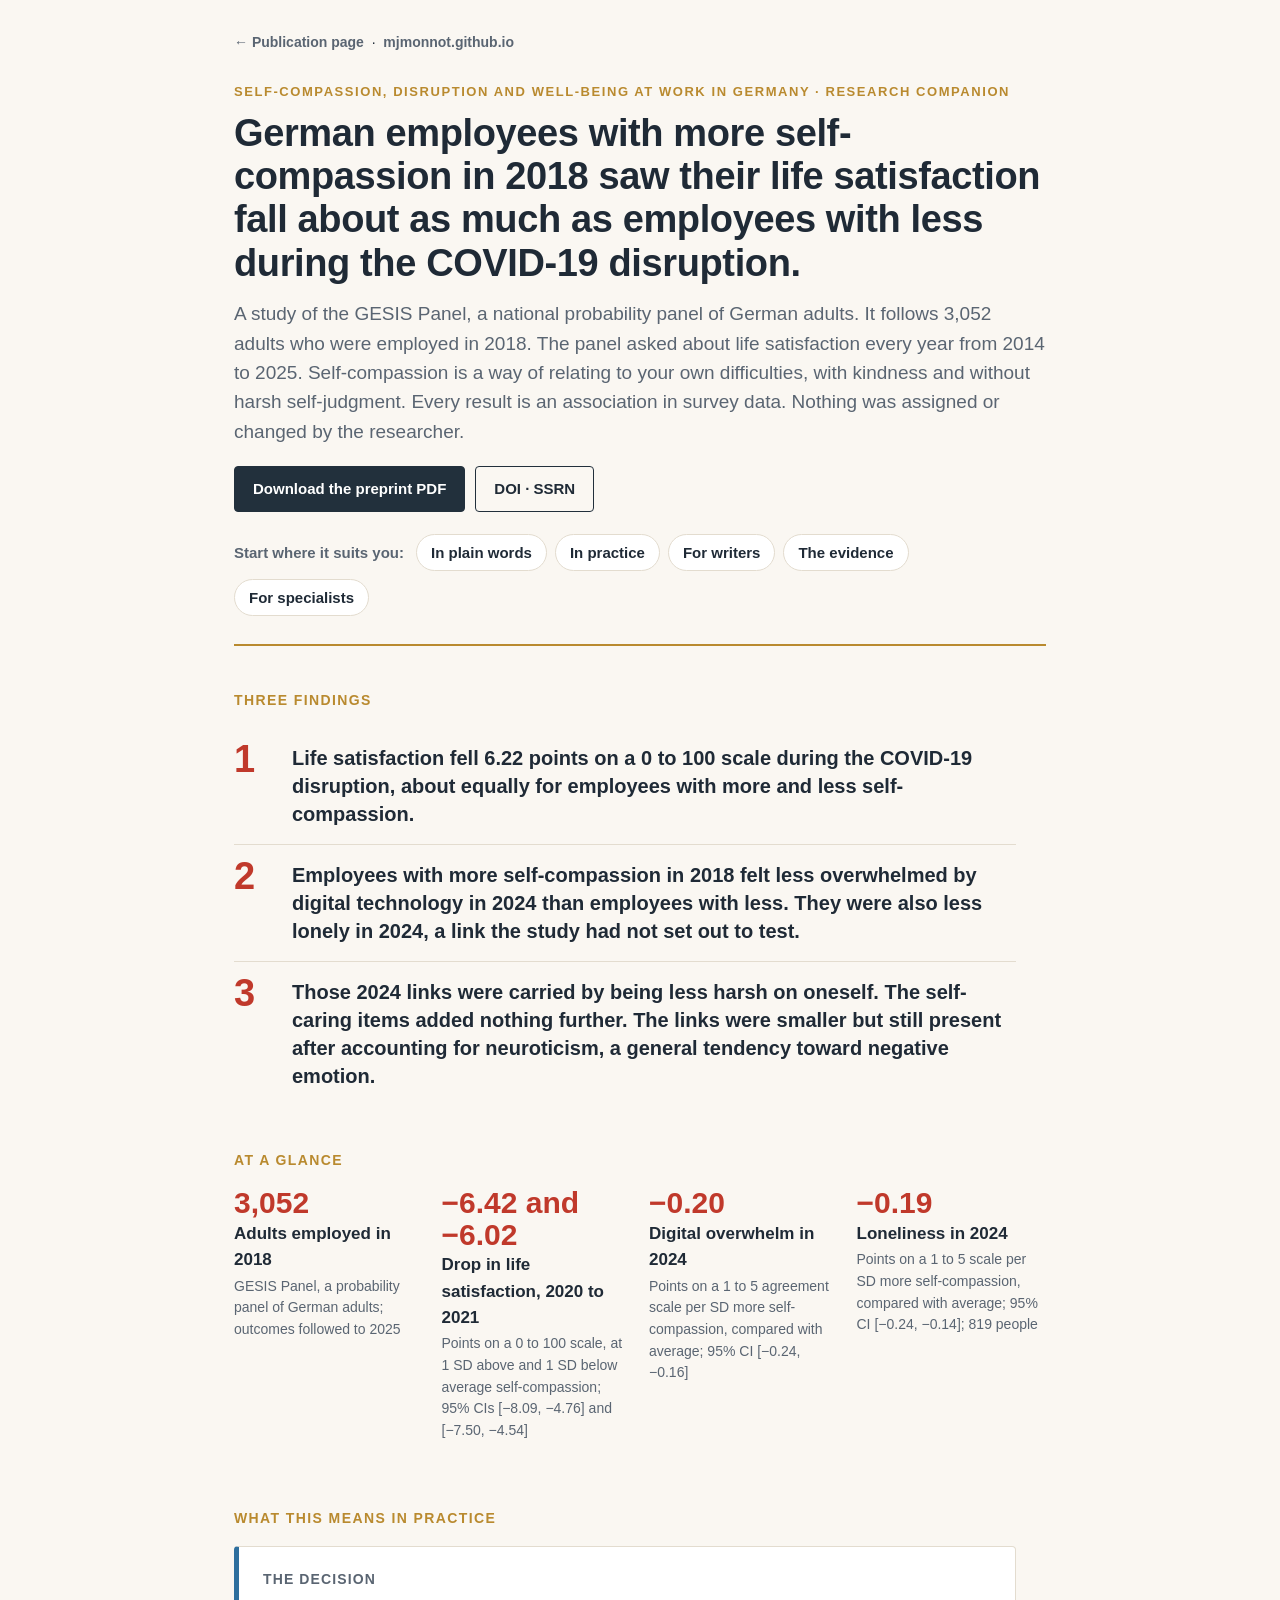
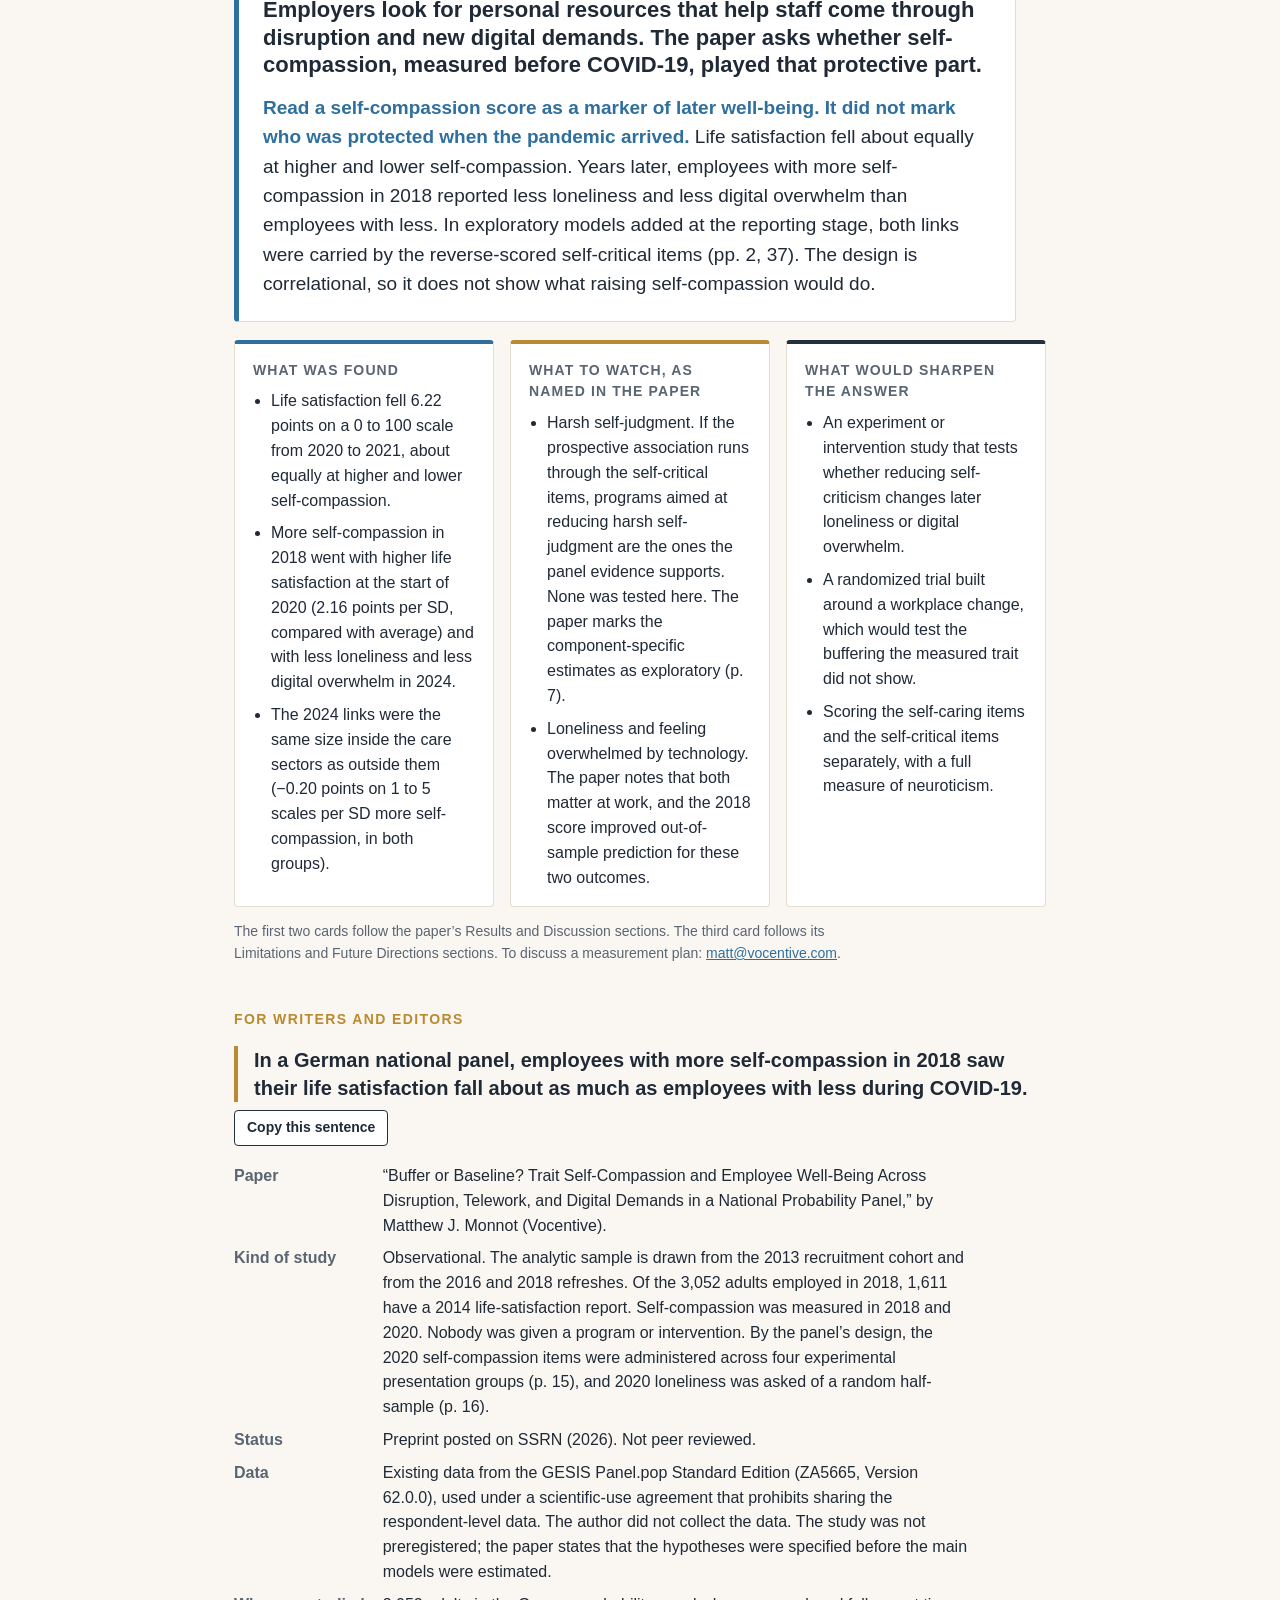
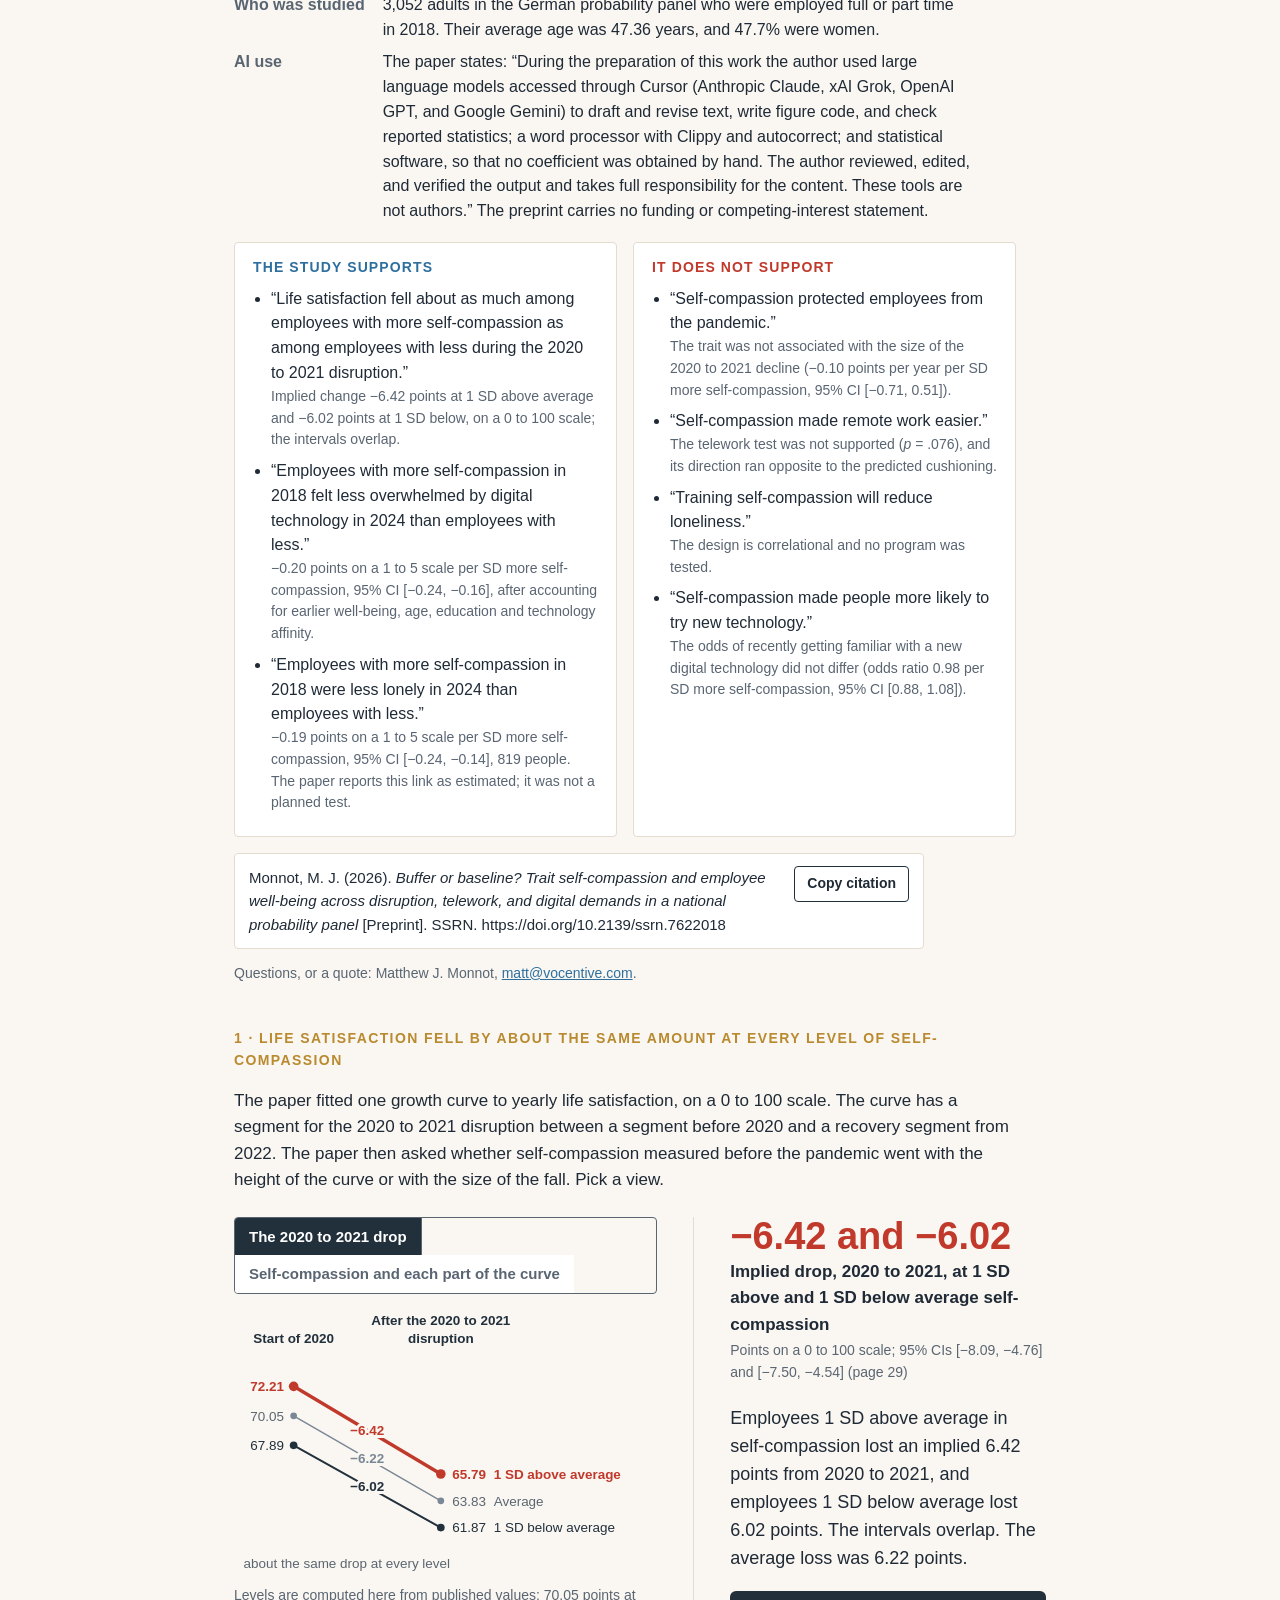
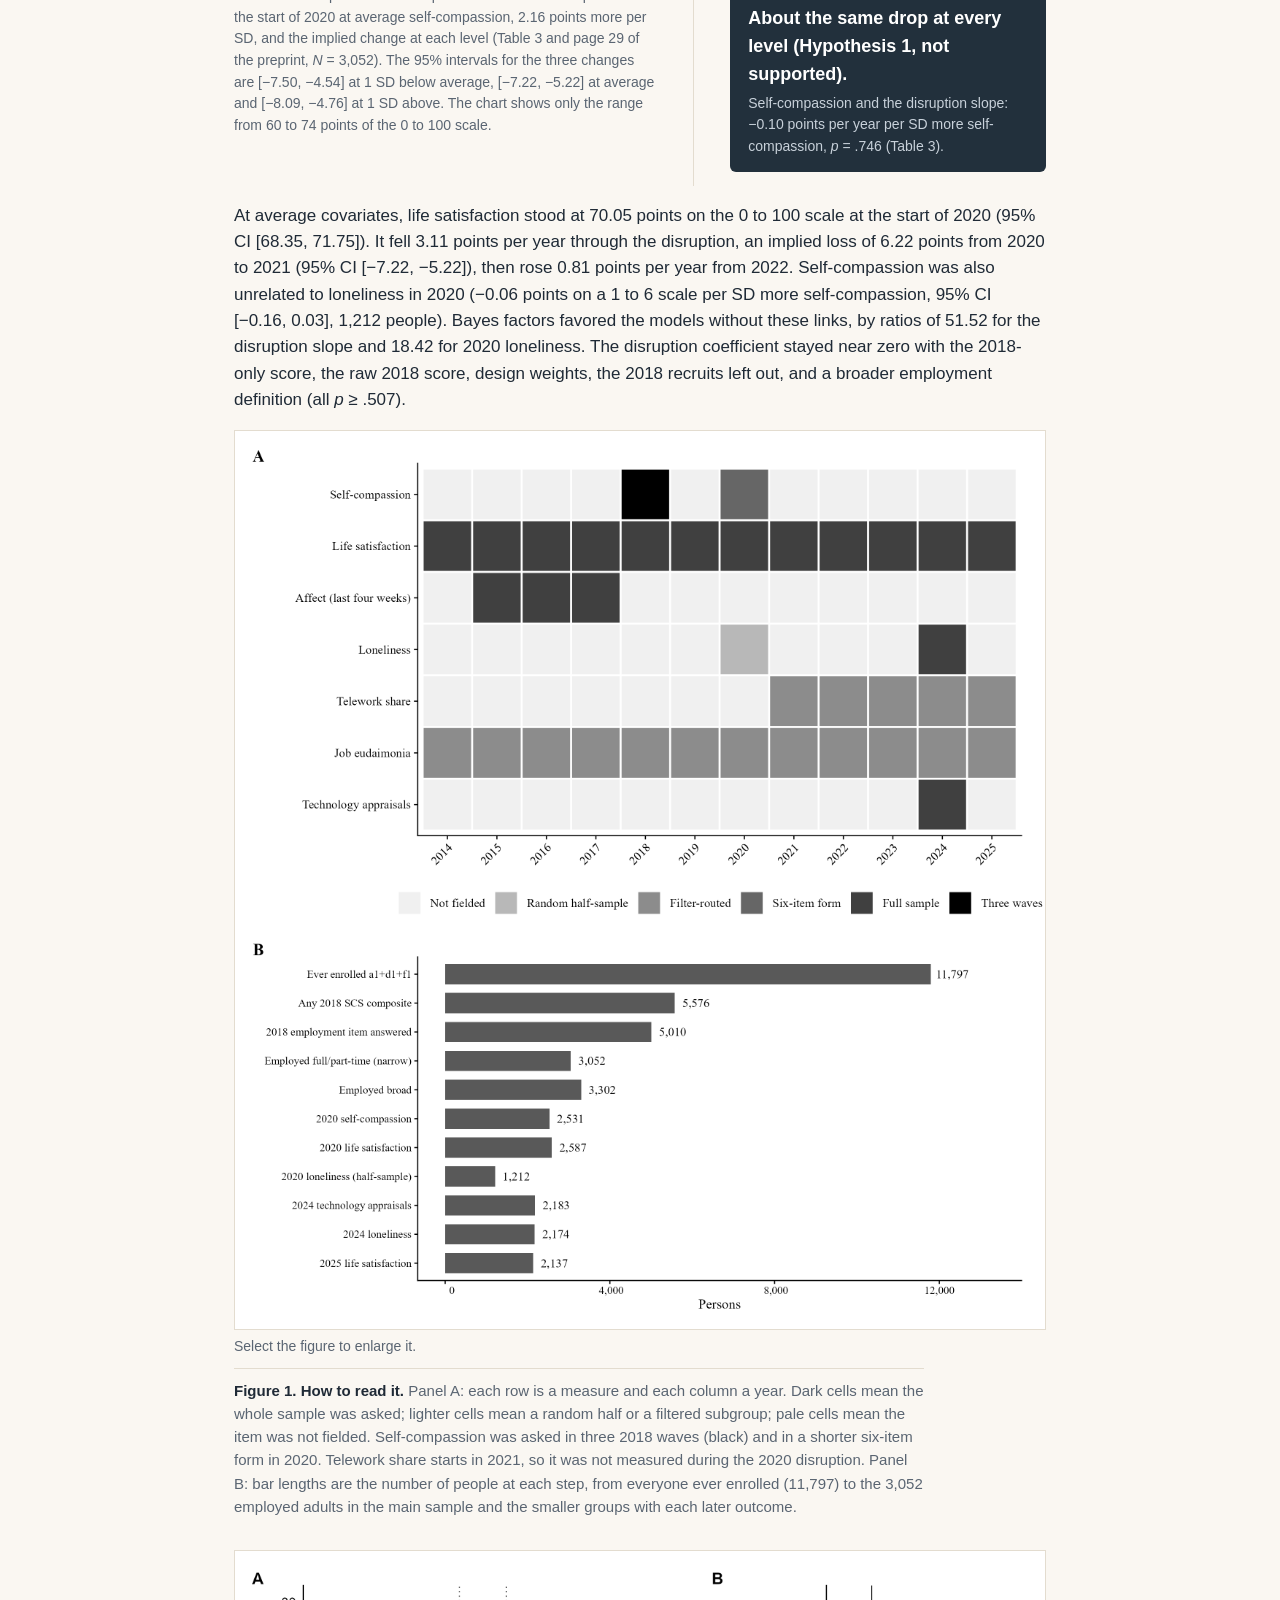
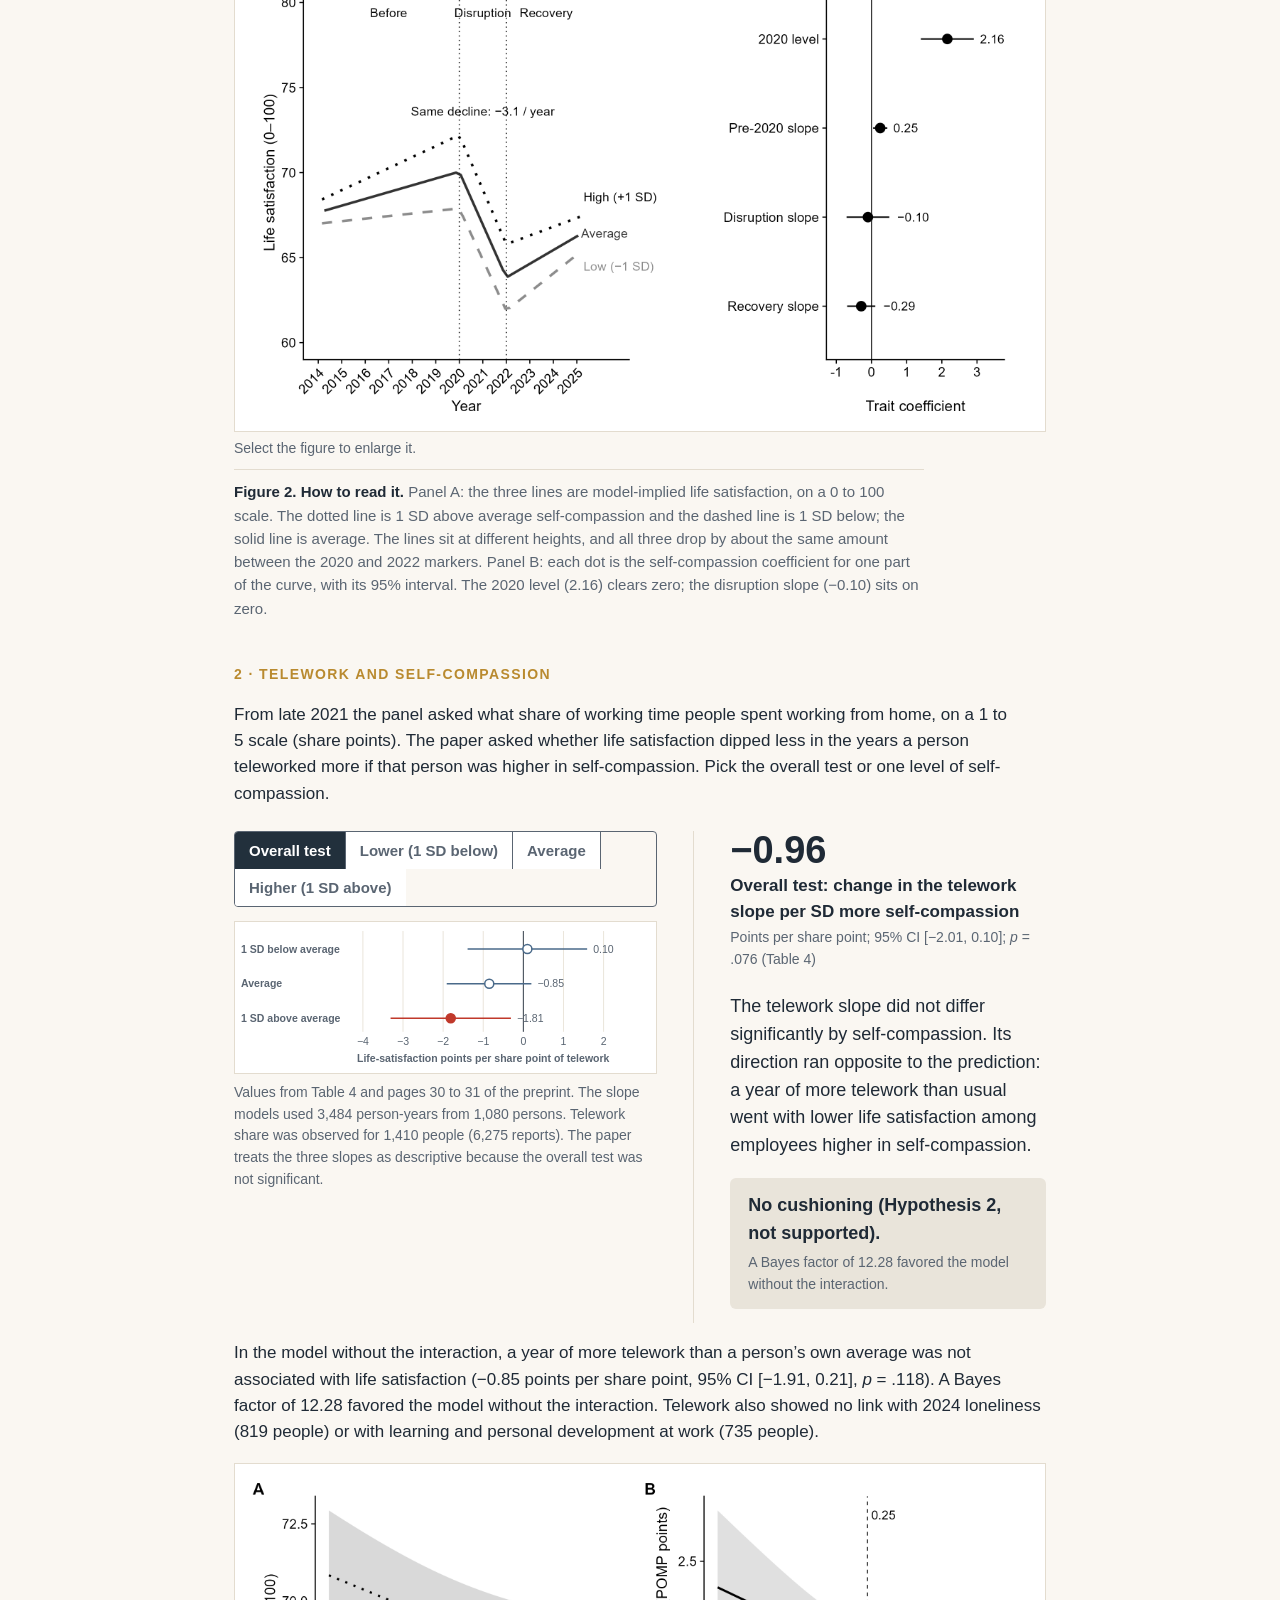
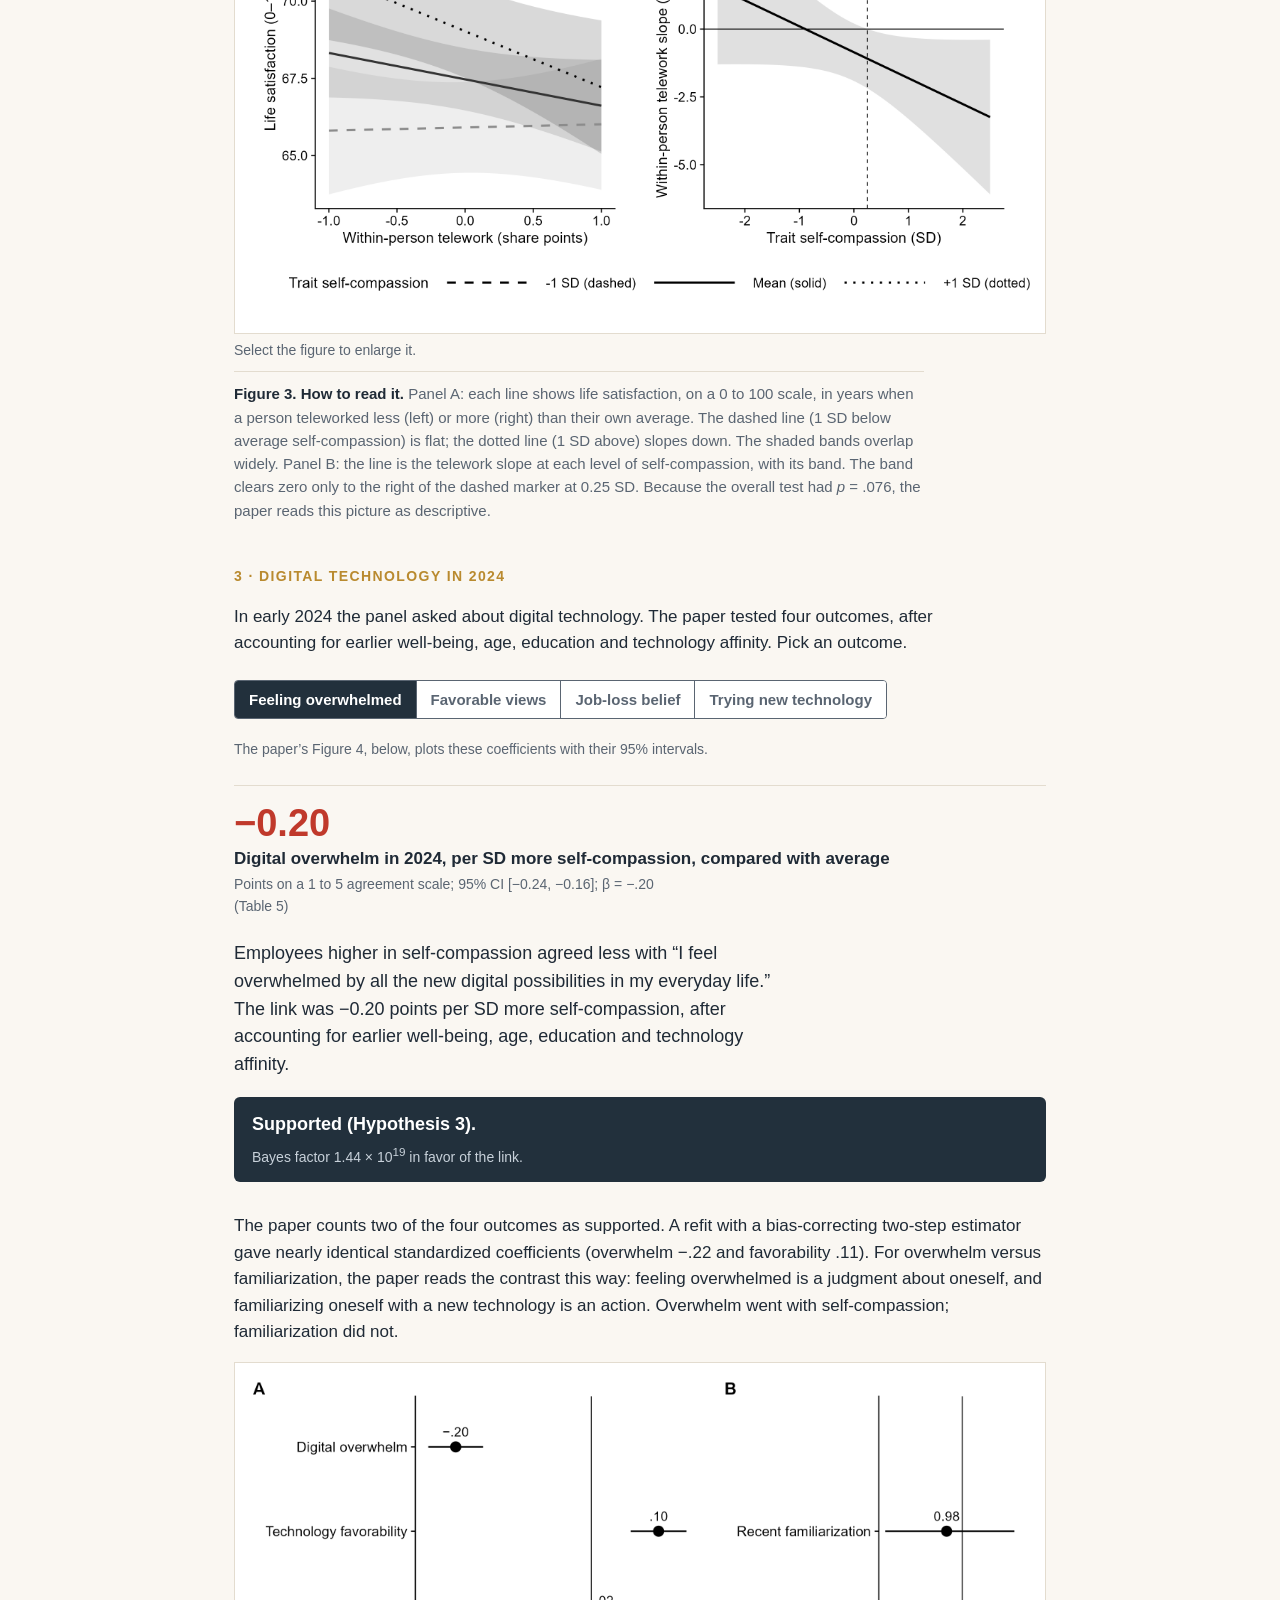
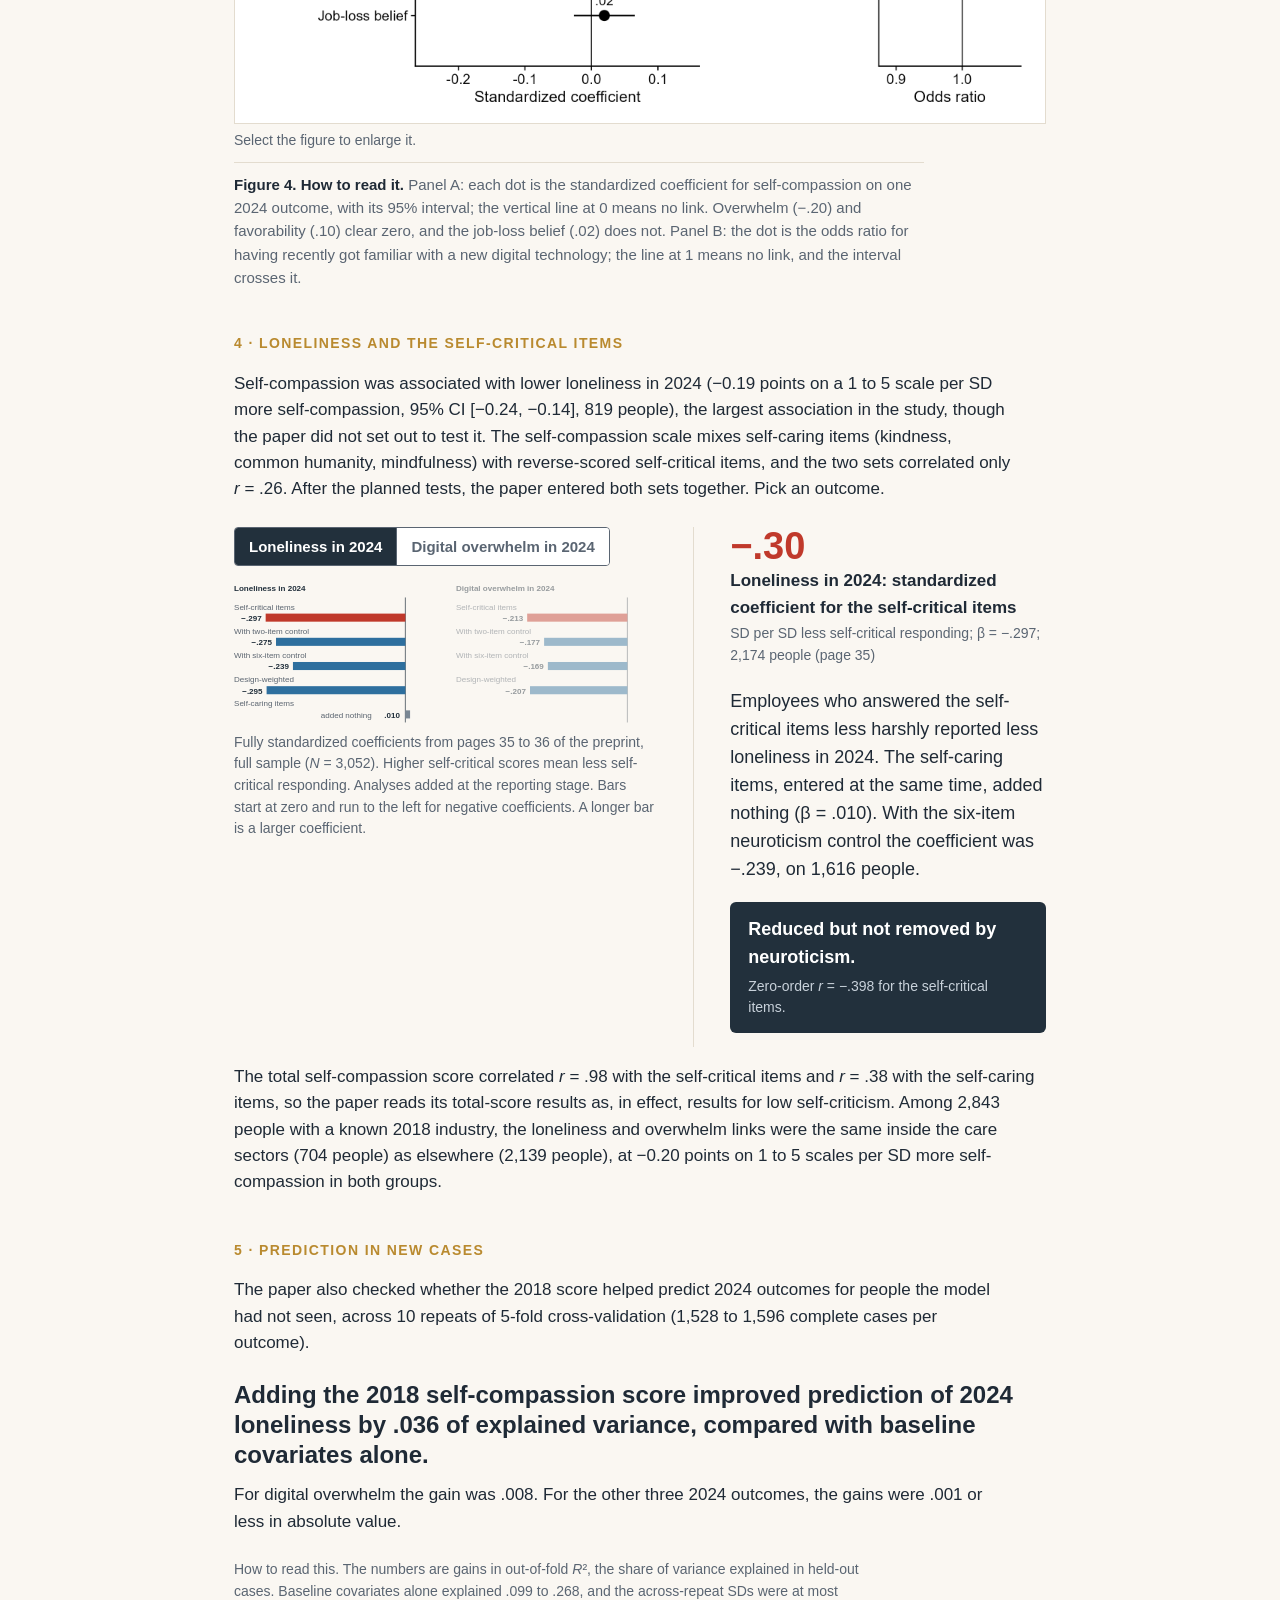
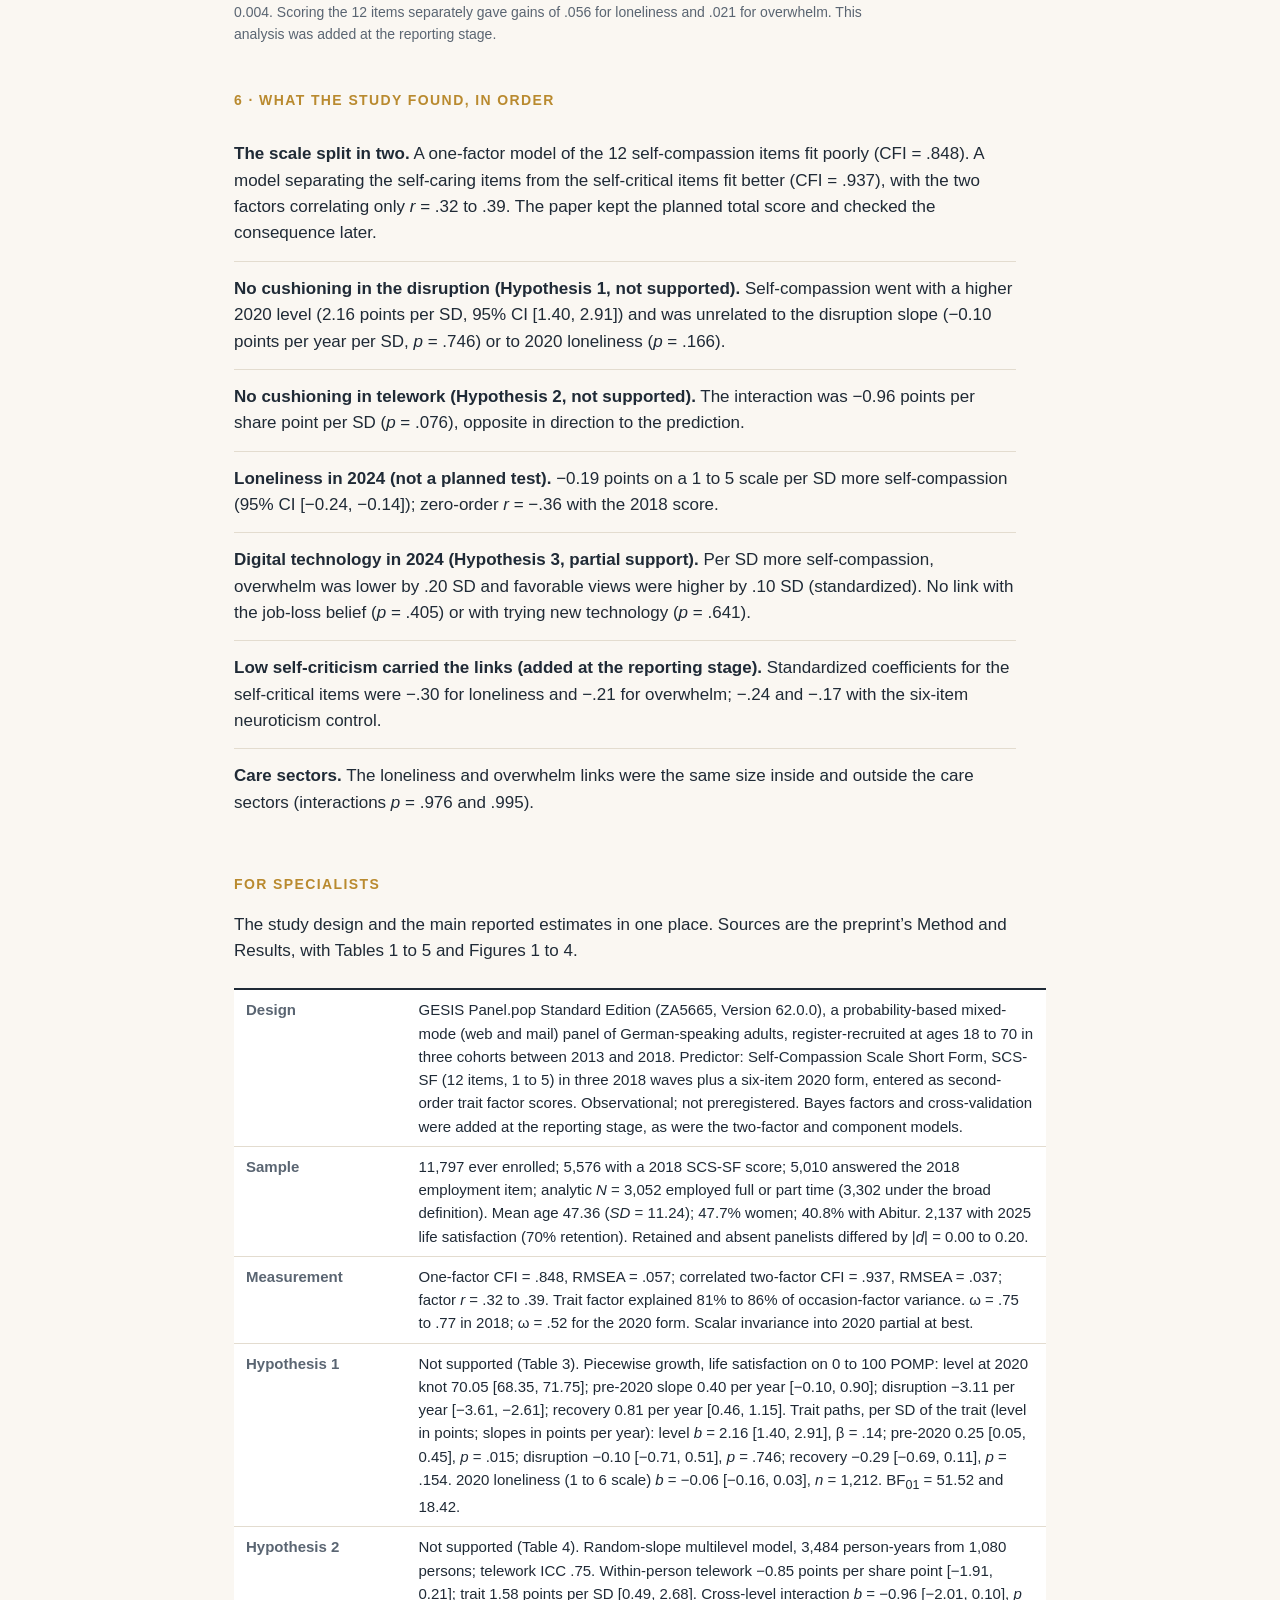
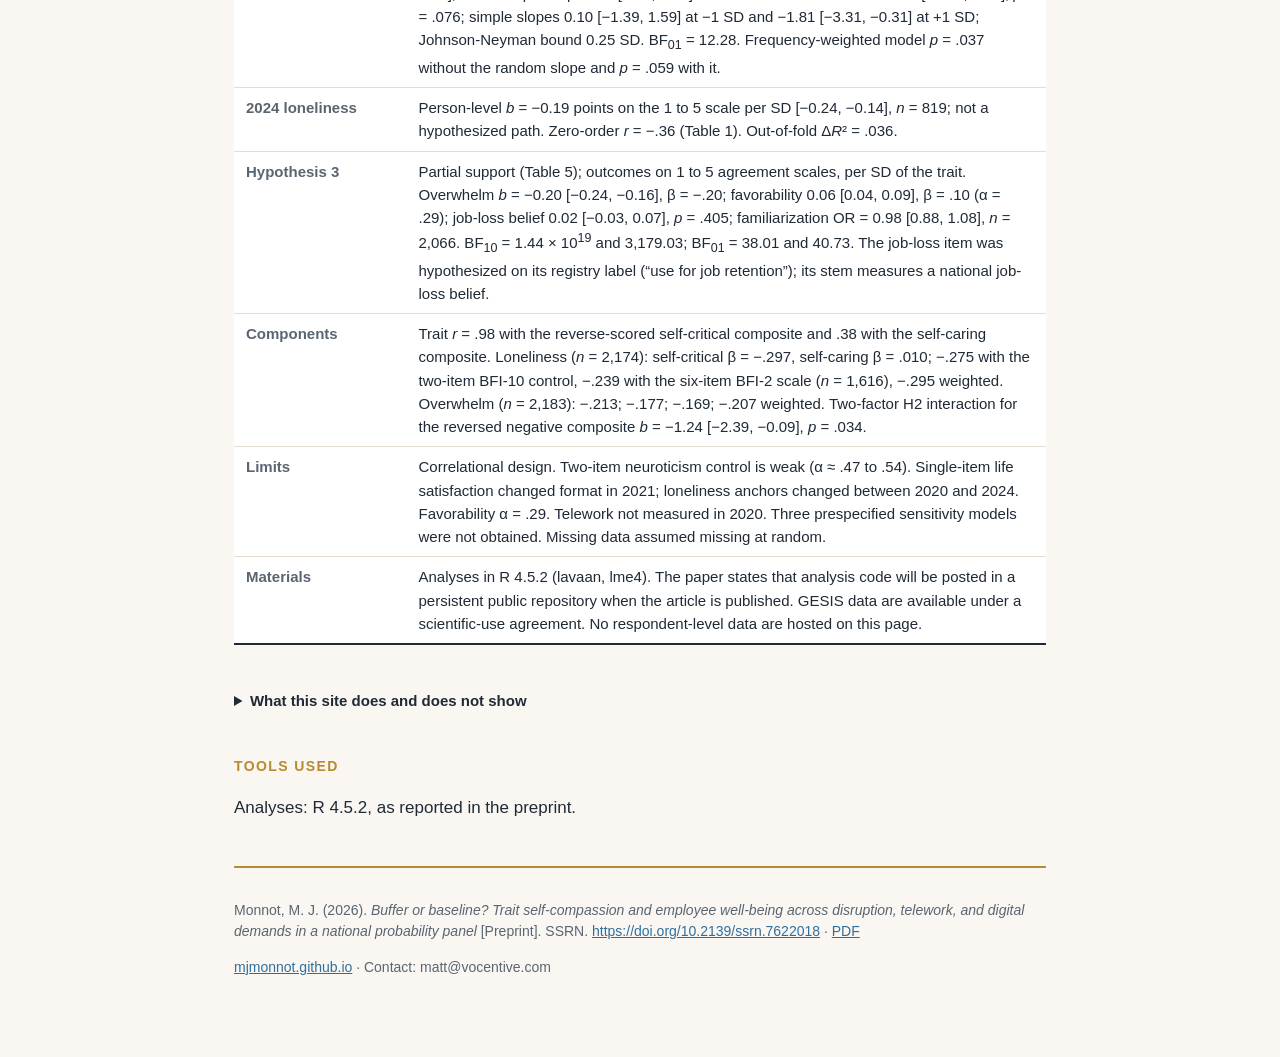
<file: index.html>
<!DOCTYPE html>
<html lang="en">
<head>
  <meta charset="utf-8">
  <meta name="viewport" content="width=device-width, initial-scale=1">
  <title>German employees with more self-compassion in 2018 saw their life satisfaction fall about as much as employees with less during the COVID-19 disruption | Matthew J. Monnot</title>
  <meta name="description" content="In a German national panel, employees with more self-compassion in 2018 saw their life satisfaction fall about as much as employees with less during the COVID-19 disruption. In 2024, they reported less loneliness and less digital overwhelm than employees with less self-compassion. Research companion to the preprint.">
  <meta property="og:type" content="website">
  <meta property="og:url" content="https://mjmonnot.github.io/buffer-or-baseline/">
  <meta property="og:title" content="German employees with more self-compassion in 2018 saw their life satisfaction fall about as much as employees with less during the COVID-19 disruption">
  <meta property="og:description" content="GESIS Panel, 3,052 adults employed in 2018. Life satisfaction fell 6.22 points on a 0 to 100 scale from 2020 to 2021, about equally at higher and lower self-compassion. In 2024, more self-compassion went with less loneliness and less digital overwhelm.">
  <meta property="og:image" content="https://mjmonnot.github.io/buffer-or-baseline/assets/figure2-life-satisfaction.png">
  <meta property="og:site_name" content="Matthew J. Monnot">
  <meta name="twitter:card" content="summary_large_image">
  <link rel="stylesheet" href="assets/companion.css">
  <style>#ls-chart text, #tw-chart text, #tc-chart text, #cp-chart text { font-size: 14px; } #ls-chart text.lbl, #tw-chart text.lbl, #tc-chart text.lbl, #cp-chart text.lbl { font-size: 14px; }
  #ls-chart, #cp-multiples svg { border: none; background: none; overflow: visible; }
  .calc-wide { grid-template-columns: 1fr; gap: 24px; }
  .calc-wide .results { border-left: none; padding-left: 0; border-top: 1px solid var(--rule); padding-top: 18px; }
  .multiples { display: grid; grid-template-columns: repeat(2, 1fr); gap: 20px; }
  @media (max-width: 640px) { .multiples { grid-template-columns: 1fr; } }
  .chart .multiples svg { border: none; background: none; overflow: visible; }
  .multiples .pan { transition: opacity 0.15s; }
  .multiples .pan-hit { fill: transparent; cursor: pointer; }
  .multiples .pan-hit:focus-visible { outline: 2px solid var(--blue); outline-offset: 2px; }
    .paper-figure a.zoom { display: block; cursor: zoom-in; }
    .paper-figure a.zoom:focus-visible { outline: 2px solid var(--blue); outline-offset: 3px; }
    .zoom-hint { font-size: 14px; color: var(--gray); margin: 6px 0 0; }
    .lightbox { position: fixed; top: 0; right: 0; bottom: 0; left: 0; z-index: 1000; background: rgba(20, 26, 33, 0.94); display: flex; flex-direction: column; }
    .lightbox[hidden] { display: none; }
    .lightbox-bar { display: flex; justify-content: space-between; align-items: center; gap: 12px; padding: 10px 16px; color: #fff; font-size: 15px; }
    .lightbox-bar button { font: inherit; color: #fff; background: none; border: 1px solid #fff; border-radius: 4px; padding: 6px 14px; cursor: pointer; }
    .lightbox-bar button:focus-visible { outline: 2px solid #fff; outline-offset: 2px; }
    .lightbox-buttons { white-space: nowrap; }
    .lightbox-scroll { flex: 1; overflow: auto; padding: 0 16px 16px; }
    .lightbox-scroll img { display: block; margin: 0 auto; max-width: none; height: auto; background: #fff; cursor: zoom-in; }
    .lightbox-scroll img.large { cursor: zoom-out; }
  </style>
</head>
<body>
<main>

<p class="backlink"><a href="https://mjmonnot.github.io/publications/2026-buffer-or-baseline.html">&larr; Publication page</a> &nbsp;&middot;&nbsp; <a href="https://mjmonnot.github.io/">mjmonnot.github.io</a></p>

<header class="masthead">
  <p class="kicker">Self-compassion, disruption and well-being at work in Germany &middot; Research companion</p>
  <h1>German employees with more self-compassion in 2018 saw their life satisfaction fall about as much as employees with less during the COVID-19 disruption.</h1>
  <p class="dek">A study of the GESIS Panel, a national probability panel of German adults. It follows 3,052 adults who were employed in 2018. The panel asked about life satisfaction every year from 2014 to 2025. Self-compassion is a way of relating to your own difficulties, with kindness and without harsh self-judgment. Every result is an association in survey data. Nothing was assigned or changed by the researcher.</p>
  <div class="masthead-actions">
    <a class="btn primary" href="https://mjmonnot.github.io/assets/pdfs/Monnot_2026_Buffer_or_Baseline_SelfCompassion_SSRN_7622018.pdf">Download the preprint PDF</a>
    <a class="btn ghost" href="https://doi.org/10.2139/ssrn.7622018">DOI &middot; SSRN</a>
  </div>
  <nav class="audience-nav" aria-label="Jump to the part written for you">
    <span class="lead">Start where it suits you:</span>
    <a href="#plain">In plain words</a>
    <a href="#practice">In practice</a>
    <a href="#writers">For writers</a>
    <a href="#evidence">The evidence</a>
    <a href="#specialists">For specialists</a>
  </nav>
</header>

<section id="plain" aria-labelledby="s-find">
  <p class="section-label" id="s-find">Three findings</p>
  <ol class="headlines" id="headlines">
    <li>Life satisfaction fell 6.22 points on a 0 to 100 scale during the COVID-19 disruption, about equally for employees with more and less self-compassion.</li>
    <li>Employees with more self-compassion in 2018 felt less overwhelmed by digital technology in 2024 than employees with less. They were also less lonely in 2024, a link the study had not set out to test.</li>
    <li>Those 2024 links were carried by being less harsh on oneself. The self-caring items added nothing further. The links were smaller but still present after accounting for neuroticism, a general tendency toward negative emotion.</li>
  </ol>
</section>

<section aria-labelledby="s0">
  <p class="section-label" id="s0">At a glance</p>
  <div class="strip">
    <div class="stat"><span class="stat-value red">3,052</span><span class="stat-label">Adults employed in 2018</span><span class="stat-sub">GESIS Panel, a probability panel of German adults; outcomes followed to 2025</span></div>
    <div class="stat"><span class="stat-value red">&minus;6.42 and &minus;6.02</span><span class="stat-label">Drop in life satisfaction, 2020 to 2021</span><span class="stat-sub">Points on a 0 to 100 scale, at 1 SD above and 1 SD below average self-compassion; 95% CIs [&minus;8.09, &minus;4.76] and [&minus;7.50, &minus;4.54]</span></div>
    <div class="stat"><span class="stat-value red">&minus;0.20</span><span class="stat-label">Digital overwhelm in 2024</span><span class="stat-sub">Points on a 1 to 5 agreement scale per SD more self-compassion, compared with average; 95% CI [&minus;0.24, &minus;0.16]</span></div>
    <div class="stat"><span class="stat-value red">&minus;0.19</span><span class="stat-label">Loneliness in 2024</span><span class="stat-sub">Points on a 1 to 5 scale per SD more self-compassion, compared with average; 95% CI [&minus;0.24, &minus;0.14]; 819 people</span></div>
  </div>
</section>

<section id="practice" aria-labelledby="s-prac">
  <p class="section-label" id="s-prac">What this means in practice</p>
  <div class="brief">
    <p class="q">The decision</p>
    <p class="decision">Employers look for personal resources that help staff come through disruption and new digital demands. The paper asks whether self-compassion, measured before COVID-19, played that protective part.</p>
    <p class="answer"><strong>Read a self-compassion score as a marker of later well-being. It did not mark who was protected when the pandemic arrived.</strong> Life satisfaction fell about equally at higher and lower self-compassion. Years later, employees with more self-compassion in 2018 reported less loneliness and less digital overwhelm than employees with less. In exploratory models added at the reporting stage, both links were carried by the reverse-scored self-critical items (pp. 2, 37). The design is correlational, so it does not show what raising self-compassion would do.</p>
  </div>
  <div class="cards">
    <div class="card do">
      <h3>What was found</h3>
      <ul>
        <li>Life satisfaction fell 6.22 points on a 0 to 100 scale from 2020 to 2021, about equally at higher and lower self-compassion.</li>
        <li>More self-compassion in 2018 went with higher life satisfaction at the start of 2020 (2.16 points per SD, compared with average) and with less loneliness and less digital overwhelm in 2024.</li>
        <li>The 2024 links were the same size inside the care sectors as outside them (&minus;0.20 points on 1 to 5 scales per SD more self-compassion, in both groups).</li>
      </ul>
    </div>
    <div class="card ask">
      <h3>What to watch, as named in the paper</h3>
      <ul>
        <li>Harsh self-judgment. If the prospective association runs through the self-critical items, programs aimed at reducing harsh self-judgment are the ones the panel evidence supports. None was tested here. The paper marks the component-specific estimates as exploratory (p. 7).</li>
        <li>Loneliness and feeling overwhelmed by technology. The paper notes that both matter at work, and the 2018 score improved out-of-sample prediction for these two outcomes.</li>
      </ul>
    </div>
    <div class="card test">
      <h3>What would sharpen the answer</h3>
      <ul>
        <li>An experiment or intervention study that tests whether reducing self-criticism changes later loneliness or digital overwhelm.</li>
        <li>A randomized trial built around a workplace change, which would test the buffering the measured trait did not show.</li>
        <li>Scoring the self-caring items and the self-critical items separately, with a full measure of neuroticism.</li>
      </ul>
    </div>
  </div>
  <p class="fineprint">The first two cards follow the paper&rsquo;s Results and Discussion sections. The third card follows its Limitations and Future Directions sections. To discuss a measurement plan: <a href="mailto:matt@vocentive.com">matt@vocentive.com</a>.</p>
</section>

<section id="writers" aria-labelledby="s-writ">
  <p class="section-label" id="s-writ">For writers and editors</p>
  <p class="oneline" id="oneline">In a German national panel, employees with more self-compassion in 2018 saw their life satisfaction fall about as much as employees with less during COVID-19.</p>
  <p class="fineprint" style="margin-top:8px"><button type="button" class="copy-btn" id="copy-oneline">Copy this sentence</button></p>
  <dl class="facts">
    <dt>Paper</dt><dd>&ldquo;Buffer or Baseline? Trait Self-Compassion and Employee Well-Being Across Disruption, Telework, and Digital Demands in a National Probability Panel,&rdquo; by Matthew J. Monnot (Vocentive).</dd>
    <dt>Kind of study</dt><dd>Observational. The analytic sample is drawn from the 2013 recruitment cohort and from the 2016 and 2018 refreshes. Of the 3,052 adults employed in 2018, 1,611 have a 2014 life-satisfaction report. Self-compassion was measured in 2018 and 2020. Nobody was given a program or intervention. By the panel&rsquo;s design, the 2020 self-compassion items were administered across four experimental presentation groups (p. 15), and 2020 loneliness was asked of a random half-sample (p. 16).</dd>
    <dt>Status</dt><dd>Preprint posted on SSRN (2026). Not peer reviewed.</dd>
    <dt>Data</dt><dd>Existing data from the GESIS Panel.pop Standard Edition (ZA5665, Version 62.0.0), used under a scientific-use agreement that prohibits sharing the respondent-level data. The author did not collect the data. The study was not preregistered; the paper states that the hypotheses were specified before the main models were estimated.</dd>
    <dt>Who was studied</dt><dd>3,052 adults in the German probability panel who were employed full or part time in 2018. Their average age was 47.36 years, and 47.7% were women.</dd>
    <dt>AI use</dt><dd>The paper states: &ldquo;During the preparation of this work the author used large language models accessed through Cursor (Anthropic Claude, xAI Grok, OpenAI GPT, and Google Gemini) to draft and revise text, write figure code, and check reported statistics; a word processor with Clippy and autocorrect; and statistical software, so that no coefficient was obtained by hand. The author reviewed, edited, and verified the output and takes full responsibility for the content. These tools are not authors.&rdquo; The preprint carries no funding or competing-interest statement.</dd>
  </dl>
  <div class="say-grid">
    <div class="say yes">
      <h3>The study supports</h3>
      <ul>
        <li>&ldquo;Life satisfaction fell about as much among employees with more self-compassion as among employees with less during the 2020 to 2021 disruption.&rdquo;<span>Implied change &minus;6.42 points at 1 SD above average and &minus;6.02 points at 1 SD below, on a 0 to 100 scale; the intervals overlap.</span></li>
        <li>&ldquo;Employees with more self-compassion in 2018 felt less overwhelmed by digital technology in 2024 than employees with less.&rdquo;<span>&minus;0.20 points on a 1 to 5 scale per SD more self-compassion, 95% CI [&minus;0.24, &minus;0.16], after accounting for earlier well-being, age, education and technology affinity.</span></li>
        <li>&ldquo;Employees with more self-compassion in 2018 were less lonely in 2024 than employees with less.&rdquo;<span>&minus;0.19 points on a 1 to 5 scale per SD more self-compassion, 95% CI [&minus;0.24, &minus;0.14], 819 people. The paper reports this link as estimated; it was not a planned test.</span></li>
      </ul>
    </div>
    <div class="say no">
      <h3>It does not support</h3>
      <ul>
        <li>&ldquo;Self-compassion protected employees from the pandemic.&rdquo;<span>The trait was not associated with the size of the 2020 to 2021 decline (&minus;0.10 points per year per SD more self-compassion, 95% CI [&minus;0.71, 0.51]).</span></li>
        <li>&ldquo;Self-compassion made remote work easier.&rdquo;<span>The telework test was not supported (<em>p</em> = .076), and its direction ran opposite to the predicted cushioning.</span></li>
        <li>&ldquo;Training self-compassion will reduce loneliness.&rdquo;<span>The design is correlational and no program was tested.</span></li>
        <li>&ldquo;Self-compassion made people more likely to try new technology.&rdquo;<span>The odds of recently getting familiar with a new digital technology did not differ (odds ratio 0.98 per SD more self-compassion, 95% CI [0.88, 1.08]).</span></li>
      </ul>
    </div>
  </div>
  <div class="cite-box">
    <p id="cite-text">Monnot, M. J. (2026). <em>Buffer or baseline? Trait self-compassion and employee well-being across disruption, telework, and digital demands in a national probability panel</em> [Preprint]. SSRN. https://doi.org/10.2139/ssrn.7622018</p>
    <button type="button" class="copy-btn" id="copy-cite">Copy citation</button>
  </div>
  <p class="fineprint">Questions, or a quote: Matthew J. Monnot, <a href="mailto:matt@vocentive.com">matt@vocentive.com</a>.</p>
</section>

<section id="evidence" aria-labelledby="s1">
  <p class="section-label" id="s1">1 &middot; Life satisfaction fell by about the same amount at every level of self-compassion</p>
  <p class="section-intro">The paper fitted one growth curve to yearly life satisfaction, on a 0 to 100 scale. The curve has a segment for the 2020 to 2021 disruption between a segment before 2020 and a recovery segment from 2022. The paper then asked whether self-compassion measured before the pandemic went with the height of the curve or with the size of the fall. Pick a view.</p>
  <div id="ls-wrap">
  <div class="calc">
    <div class="controls">
      <div class="seg" role="group" aria-label="Choose a view of the life-satisfaction results" id="ls-seg">
        <button type="button" data-k="drop" aria-pressed="true">The 2020 to 2021 drop</button>
        <button type="button" data-k="links" aria-pressed="false">Self-compassion and each part of the curve</button>
      </div>
      <figure class="chart">
        <svg id="ls-chart" viewBox="0 0 560 220" role="img" aria-labelledby="ls-title ls-desc">
          <title id="ls-title">Life-satisfaction results for the selected view</title>
          <desc id="ls-desc">The drop view is a slopegraph. Three lines, for employees 1 SD below average, at average and 1 SD above average in self-compassion, run from the model-implied level of life satisfaction at the start of 2020 to the level after the 2020 to 2021 disruption. The lines are close to parallel. The links view shows the four self-compassion coefficients on the growth curve as dots with 95% interval lines.</desc>
        </svg>
        <figcaption id="ls-cap">Values from Table 3 and page 29 of the preprint (<em>N</em> = 3,052). Lines are 95% intervals.</figcaption>
      </figure>
    </div>
    <div class="results" aria-live="polite">
      <div class="stat">
        <span class="stat-value red" id="ls-value">&nbsp;</span>
        <span class="stat-label" id="ls-label">&nbsp;</span>
        <span class="stat-sub" id="ls-sub">&nbsp;</span>
      </div>
      <p class="reading" id="ls-reading">&nbsp;</p>
      <div class="kicker-bar" id="ls-bar">
        <p class="kicker-main" id="ls-main">&nbsp;</p>
        <p class="kicker-sub" id="ls-barsub">&nbsp;</p>
      </div>
    </div>
  </div>
  </div>
  <p>At average covariates, life satisfaction stood at 70.05 points on the 0 to 100 scale at the start of 2020 (95% CI [68.35, 71.75]). It fell 3.11 points per year through the disruption, an implied loss of 6.22 points from 2020 to 2021 (95% CI [&minus;7.22, &minus;5.22]), then rose 0.81 points per year from 2022. Self-compassion was also unrelated to loneliness in 2020 (&minus;0.06 points on a 1 to 6 scale per SD more self-compassion, 95% CI [&minus;0.16, 0.03], 1,212 people). Bayes factors favored the models without these links, by ratios of 51.52 for the disruption slope and 18.42 for 2020 loneliness. The disruption coefficient stayed near zero with the 2018-only score, the raw 2018 score, design weights, the 2018 recruits left out, and a broader employment definition (all <em>p</em> &ge; .507).</p>
  <figure class="paper-figure">
    <a class="zoom" href="assets/figure1-design-timeline.png" target="_blank" rel="noopener" data-title="Figure 1 of the preprint"><img src="assets/figure1-design-timeline.png" alt="Figure 1 of the preprint: Panel A, a grid showing which measures were fielded in each year from 2014 to 2025; Panel B, horizontal bars showing how many people had each measure, from 11,797 ever enrolled down to 2,137 with 2025 life satisfaction." width="1110" height="1230" loading="lazy"></a>
    <p class="zoom-hint">Select the figure to enlarge it.</p>
    <figcaption><strong>Figure 1. How to read it.</strong> Panel A: each row is a measure and each column a year. Dark cells mean the whole sample was asked; lighter cells mean a random half or a filtered subgroup; pale cells mean the item was not fielded. Self-compassion was asked in three 2018 waves (black) and in a shorter six-item form in 2020. Telework share starts in 2021, so it was not measured during the 2020 disruption. Panel B: bar lengths are the number of people at each step, from everyone ever enrolled (11,797) to the 3,052 employed adults in the main sample and the smaller groups with each later outcome.</figcaption>
  </figure>
  <figure class="paper-figure">
    <a class="zoom" href="assets/figure2-life-satisfaction.png" target="_blank" rel="noopener" data-title="Figure 2 of the preprint"><img src="assets/figure2-life-satisfaction.png" alt="Figure 2 of the preprint: Panel A, model-implied life-satisfaction lines from 2014 to 2025 at three levels of self-compassion, each falling between 2020 and 2022 with the label Same decline; Panel B, dot-and-interval plot of four self-compassion coefficients." width="1140" height="675" loading="lazy"></a>
    <p class="zoom-hint">Select the figure to enlarge it.</p>
    <figcaption><strong>Figure 2. How to read it.</strong> Panel A: the three lines are model-implied life satisfaction, on a 0 to 100 scale. The dotted line is 1 SD above average self-compassion and the dashed line is 1 SD below; the solid line is average. The lines sit at different heights, and all three drop by about the same amount between the 2020 and 2022 markers. Panel B: each dot is the self-compassion coefficient for one part of the curve, with its 95% interval. The 2020 level (2.16) clears zero; the disruption slope (&minus;0.10) sits on zero.</figcaption>
  </figure>
</section>

<section aria-labelledby="s2">
  <p class="section-label" id="s2">2 &middot; Telework and self-compassion</p>
  <p class="section-intro">From late 2021 the panel asked what share of working time people spent working from home, on a 1 to 5 scale (share points). The paper asked whether life satisfaction dipped less in the years a person teleworked more if that person was higher in self-compassion. Pick the overall test or one level of self-compassion.</p>
  <div class="calc">
    <div class="controls">
      <div class="seg" role="group" aria-label="Choose the telework test or a level of self-compassion" id="tw-seg">
        <button type="button" data-k="int" aria-pressed="true">Overall test</button>
        <button type="button" data-k="lo" aria-pressed="false">Lower (1 SD below)</button>
        <button type="button" data-k="mid" aria-pressed="false">Average</button>
        <button type="button" data-k="hi" aria-pressed="false">Higher (1 SD above)</button>
      </div>
      <figure class="chart">
        <svg id="tw-chart" viewBox="0 0 560 200" role="img" aria-labelledby="tw-title tw-desc">
          <title id="tw-title">Within-person telework slopes at three levels of self-compassion</title>
          <desc id="tw-desc">Dots with 95% interval lines show the simple slopes reported under Table 4 of the preprint, in life-satisfaction points per share point of telework.</desc>
        </svg>
        <figcaption>Values from Table 4 and pages 30 to 31 of the preprint. The slope models used 3,484 person-years from 1,080 persons. Telework share was observed for 1,410 people (6,275 reports). The paper treats the three slopes as descriptive because the overall test was not significant.</figcaption>
      </figure>
    </div>
    <div class="results" aria-live="polite">
      <div class="stat">
        <span class="stat-value red" id="tw-value">&nbsp;</span>
        <span class="stat-label" id="tw-label">&nbsp;</span>
        <span class="stat-sub" id="tw-sub">&nbsp;</span>
      </div>
      <p class="reading" id="tw-reading">&nbsp;</p>
      <div class="kicker-bar" id="tw-bar">
        <p class="kicker-main" id="tw-main">&nbsp;</p>
        <p class="kicker-sub" id="tw-barsub">&nbsp;</p>
      </div>
    </div>
  </div>
  <p>In the model without the interaction, a year of more telework than a person&rsquo;s own average was not associated with life satisfaction (&minus;0.85 points per share point, 95% CI [&minus;1.91, 0.21], <em>p</em> = .118). A Bayes factor of 12.28 favored the model without the interaction. Telework also showed no link with 2024 loneliness (819 people) or with learning and personal development at work (735 people).</p>
  <figure class="paper-figure">
    <a class="zoom" href="assets/figure3-telework.png" target="_blank" rel="noopener" data-title="Figure 3 of the preprint"><img src="assets/figure3-telework.png" alt="Figure 3 of the preprint: Panel A, three lines of life satisfaction against within-person telework at three levels of self-compassion with shaded bands; Panel B, the telework slope across levels of self-compassion with a dashed line at 0.25 SD." width="1140" height="660" loading="lazy"></a>
    <p class="zoom-hint">Select the figure to enlarge it.</p>
    <figcaption><strong>Figure 3. How to read it.</strong> Panel A: each line shows life satisfaction, on a 0 to 100 scale, in years when a person teleworked less (left) or more (right) than their own average. The dashed line (1 SD below average self-compassion) is flat; the dotted line (1 SD above) slopes down. The shaded bands overlap widely. Panel B: the line is the telework slope at each level of self-compassion, with its band. The band clears zero only to the right of the dashed marker at 0.25 SD. Because the overall test had <em>p</em> = .076, the paper reads this picture as descriptive.</figcaption>
  </figure>
</section>

<section aria-labelledby="s3">
  <p class="section-label" id="s3">3 &middot; Digital technology in 2024</p>
  <p class="section-intro">In early 2024 the panel asked about digital technology. The paper tested four outcomes, after accounting for earlier well-being, age, education and technology affinity. Pick an outcome.</p>
  <div class="calc calc-wide">
    <div class="controls">
      <div class="seg" role="group" aria-label="Choose a 2024 technology outcome" id="tc-seg">
        <button type="button" data-k="over" aria-pressed="true">Feeling overwhelmed</button>
        <button type="button" data-k="fav" aria-pressed="false">Favorable views</button>
        <button type="button" data-k="job" aria-pressed="false">Job-loss belief</button>
        <button type="button" data-k="fam" aria-pressed="false">Trying new technology</button>
      </div>
      <p class="control-note">The paper&rsquo;s Figure 4, below, plots these coefficients with their 95% intervals.</p>
    </div>
    <div class="results" aria-live="polite">
      <div class="stat">
        <span class="stat-value red" id="tc-value">&nbsp;</span>
        <span class="stat-label" id="tc-label">&nbsp;</span>
        <span class="stat-sub" id="tc-sub">&nbsp;</span>
      </div>
      <p class="reading" id="tc-reading">&nbsp;</p>
      <div class="kicker-bar" id="tc-bar">
        <p class="kicker-main" id="tc-main">&nbsp;</p>
        <p class="kicker-sub" id="tc-barsub">&nbsp;</p>
      </div>
    </div>
  </div>
  <p>The paper counts two of the four outcomes as supported. A refit with a bias-correcting two-step estimator gave nearly identical standardized coefficients (overwhelm &minus;.22 and favorability .11). For overwhelm versus familiarization, the paper reads the contrast this way: feeling overwhelmed is a judgment about oneself, and familiarizing oneself with a new technology is an action. Overwhelm went with self-compassion; familiarization did not.</p>
  <figure class="paper-figure">
    <a class="zoom" href="assets/figure4-technology.png" target="_blank" rel="noopener" data-title="Figure 4 of the preprint"><img src="assets/figure4-technology.png" alt="Figure 4 of the preprint: Panel A, standardized coefficients with intervals for the three continuous outcomes, from minus .20 for digital overwhelm to .10 for favorability; Panel B, odds ratio for recent familiarization (0.98) with its interval." width="1080" height="480" loading="lazy"></a>
    <p class="zoom-hint">Select the figure to enlarge it.</p>
    <figcaption><strong>Figure 4. How to read it.</strong> Panel A: each dot is the standardized coefficient for self-compassion on one 2024 outcome, with its 95% interval; the vertical line at 0 means no link. Overwhelm (&minus;.20) and favorability (.10) clear zero, and the job-loss belief (.02) does not. Panel B: the dot is the odds ratio for having recently got familiar with a new digital technology; the line at 1 means no link, and the interval crosses it.</figcaption>
  </figure>
</section>

<section aria-labelledby="s4">
  <p class="section-label" id="s4">4 &middot; Loneliness and the self-critical items</p>
  <p class="section-intro">Self-compassion was associated with lower loneliness in 2024 (&minus;0.19 points on a 1 to 5 scale per SD more self-compassion, 95% CI [&minus;0.24, &minus;0.14], 819 people), the largest association in the study, though the paper did not set out to test it. The self-compassion scale mixes self-caring items (kindness, common humanity, mindfulness) with reverse-scored self-critical items, and the two sets correlated only <em>r</em> = .26. After the planned tests, the paper entered both sets together. Pick an outcome.</p>
  <div class="calc">
    <div class="controls">
      <div class="seg" role="group" aria-label="Choose a 2024 outcome" id="cp-seg">
        <button type="button" data-k="lone" aria-pressed="true">Loneliness in 2024</button>
        <button type="button" data-k="over" aria-pressed="false">Digital overwhelm in 2024</button>
      </div>
      <figure class="chart">
        <div class="multiples" id="cp-multiples">
          <svg id="cp-lone" viewBox="0 0 300 214" role="img" aria-labelledby="cp-lone-title cp-lone-desc">
            <title id="cp-lone-title">Loneliness in 2024: standardized coefficients for the self-critical items under each model check</title>
            <desc id="cp-lone-desc">Horizontal bars from zero. Self-critical items −.297; with the two-item control −.275; with the six-item control −.239; design-weighted −.295; self-caring items .010.</desc>
          </svg>
          <svg id="cp-over" viewBox="0 0 300 214" role="img" aria-labelledby="cp-over-title cp-over-desc">
            <title id="cp-over-title">Digital overwhelm in 2024: standardized coefficients for the self-critical items under each model check</title>
            <desc id="cp-over-desc">Horizontal bars from zero. Self-critical items −.213; with the two-item control −.177; with the six-item control −.169; design-weighted −.207. The paper gives no self-caring coefficient for this outcome.</desc>
          </svg>
        </div>
        <figcaption>Fully standardized coefficients from pages 35 to 36 of the preprint, full sample (<em>N</em> = 3,052). Higher self-critical scores mean less self-critical responding. Analyses added at the reporting stage. Bars start at zero and run to the left for negative coefficients. A longer bar is a larger coefficient.</figcaption>
      </figure>
    </div>
    <div class="results" aria-live="polite">
      <div class="stat">
        <span class="stat-value red" id="cp-value">&nbsp;</span>
        <span class="stat-label" id="cp-label">&nbsp;</span>
        <span class="stat-sub" id="cp-sub">&nbsp;</span>
      </div>
      <p class="reading" id="cp-reading">&nbsp;</p>
      <div class="kicker-bar" id="cp-bar">
        <p class="kicker-main" id="cp-main">&nbsp;</p>
        <p class="kicker-sub" id="cp-barsub">&nbsp;</p>
      </div>
    </div>
  </div>
  <p>The total self-compassion score correlated <em>r</em> = .98 with the self-critical items and <em>r</em> = .38 with the self-caring items, so the paper reads its total-score results as, in effect, results for low self-criticism. Among 2,843 people with a known 2018 industry, the loneliness and overwhelm links were the same inside the care sectors (704 people) as elsewhere (2,139 people), at &minus;0.20 points on 1 to 5 scales per SD more self-compassion in both groups.</p>
</section>

<section aria-labelledby="s5">
  <p class="section-label" id="s5">5 &middot; Prediction in new cases</p>
  <p class="section-intro">The paper also checked whether the 2018 score helped predict 2024 outcomes for people the model had not seen, across 10 repeats of 5-fold cross-validation (1,528 to 1,596 complete cases per outcome).</p>
  <h2>Adding the 2018 self-compassion score improved prediction of 2024 loneliness by .036 of explained variance, compared with baseline covariates alone.</h2>
  <p class="section-intro">For digital overwhelm the gain was .008. For the other three 2024 outcomes, the gains were .001 or less in absolute value.</p>
  <p class="fineprint">How to read this. The numbers are gains in out-of-fold <em>R</em>&sup2;, the share of variance explained in held-out cases. Baseline covariates alone explained .099 to .268, and the across-repeat SDs were at most 0.004. Scoring the 12 items separately gave gains of .056 for loneliness and .021 for overwhelm. This analysis was added at the reporting stage.</p>
</section>

<section aria-labelledby="s6">
  <p class="section-label" id="s6">6 &middot; What the study found, in order</p>
  <ul class="todo">
    <li><strong>The scale split in two.</strong> A one-factor model of the 12 self-compassion items fit poorly (CFI = .848). A model separating the self-caring items from the self-critical items fit better (CFI = .937), with the two factors correlating only <em>r</em> = .32 to .39. The paper kept the planned total score and checked the consequence later.</li>
    <li><strong>No cushioning in the disruption (Hypothesis 1, not supported).</strong> Self-compassion went with a higher 2020 level (2.16 points per SD, 95% CI [1.40, 2.91]) and was unrelated to the disruption slope (&minus;0.10 points per year per SD, <em>p</em> = .746) or to 2020 loneliness (<em>p</em> = .166).</li>
    <li><strong>No cushioning in telework (Hypothesis 2, not supported).</strong> The interaction was &minus;0.96 points per share point per SD (<em>p</em> = .076), opposite in direction to the prediction.</li>
    <li><strong>Loneliness in 2024 (not a planned test).</strong> &minus;0.19 points on a 1 to 5 scale per SD more self-compassion (95% CI [&minus;0.24, &minus;0.14]); zero-order <em>r</em> = &minus;.36 with the 2018 score.</li>
    <li><strong>Digital technology in 2024 (Hypothesis 3, partial support).</strong> Per SD more self-compassion, overwhelm was lower by .20 SD and favorable views were higher by .10 SD (standardized). No link with the job-loss belief (<em>p</em> = .405) or with trying new technology (<em>p</em> = .641).</li>
    <li><strong>Low self-criticism carried the links (added at the reporting stage).</strong> Standardized coefficients for the self-critical items were &minus;.30 for loneliness and &minus;.21 for overwhelm; &minus;.24 and &minus;.17 with the six-item neuroticism control.</li>
    <li><strong>Care sectors.</strong> The loneliness and overwhelm links were the same size inside and outside the care sectors (interactions <em>p</em> = .976 and .995).</li>
  </ul>
</section>

<section id="specialists" aria-labelledby="s-spec">
  <p class="section-label" id="s-spec">For specialists</p>
  <p class="section-intro">The study design and the main reported estimates in one place. Sources are the preprint&rsquo;s Method and Results, with Tables 1 to 5 and Figures 1 to 4.</p>
  <table class="spec">
    <tbody>
      <tr><th scope="row">Design</th><td>GESIS Panel.pop Standard Edition (ZA5665, Version 62.0.0), a probability-based mixed-mode (web and mail) panel of German-speaking adults, register-recruited at ages 18 to 70 in three cohorts between 2013 and 2018. Predictor: Self-Compassion Scale Short Form, SCS-SF (12 items, 1 to 5) in three 2018 waves plus a six-item 2020 form, entered as second-order trait factor scores. Observational; not preregistered. Bayes factors and cross-validation were added at the reporting stage, as were the two-factor and component models.</td></tr>
      <tr><th scope="row">Sample</th><td>11,797 ever enrolled; 5,576 with a 2018 SCS-SF score; 5,010 answered the 2018 employment item; analytic <em>N</em> = 3,052 employed full or part time (3,302 under the broad definition). Mean age 47.36 (<em>SD</em> = 11.24); 47.7% women; 40.8% with Abitur. 2,137 with 2025 life satisfaction (70% retention). Retained and absent panelists differed by |<em>d</em>| = 0.00 to 0.20.</td></tr>
      <tr><th scope="row">Measurement</th><td>One-factor CFI = .848, RMSEA = .057; correlated two-factor CFI = .937, RMSEA = .037; factor <em>r</em> = .32 to .39. Trait factor explained 81% to 86% of occasion-factor variance. &omega; = .75 to .77 in 2018; &omega; = .52 for the 2020 form. Scalar invariance into 2020 partial at best.</td></tr>
      <tr><th scope="row">Hypothesis 1</th><td>Not supported (Table 3). Piecewise growth, life satisfaction on 0 to 100 POMP: level at 2020 knot 70.05 [68.35, 71.75]; pre-2020 slope 0.40 per year [&minus;0.10, 0.90]; disruption &minus;3.11 per year [&minus;3.61, &minus;2.61]; recovery 0.81 per year [0.46, 1.15]. Trait paths, per SD of the trait (level in points; slopes in points per year): level <em>b</em> = 2.16 [1.40, 2.91], &beta; = .14; pre-2020 0.25 [0.05, 0.45], <em>p</em> = .015; disruption &minus;0.10 [&minus;0.71, 0.51], <em>p</em> = .746; recovery &minus;0.29 [&minus;0.69, 0.11], <em>p</em> = .154. 2020 loneliness (1 to 6 scale) <em>b</em> = &minus;0.06 [&minus;0.16, 0.03], <em>n</em> = 1,212. BF<sub>01</sub> = 51.52 and 18.42.</td></tr>
      <tr><th scope="row">Hypothesis 2</th><td>Not supported (Table 4). Random-slope multilevel model, 3,484 person-years from 1,080 persons; telework ICC .75. Within-person telework &minus;0.85 points per share point [&minus;1.91, 0.21]; trait 1.58 points per SD [0.49, 2.68]. Cross-level interaction <em>b</em> = &minus;0.96 [&minus;2.01, 0.10], <em>p</em> = .076; simple slopes 0.10 [&minus;1.39, 1.59] at &minus;1 SD and &minus;1.81 [&minus;3.31, &minus;0.31] at +1 SD; Johnson-Neyman bound 0.25 SD. BF<sub>01</sub> = 12.28. Frequency-weighted model <em>p</em> = .037 without the random slope and <em>p</em> = .059 with it.</td></tr>
      <tr><th scope="row">2024 loneliness</th><td>Person-level <em>b</em> = &minus;0.19 points on the 1 to 5 scale per SD [&minus;0.24, &minus;0.14], <em>n</em> = 819; not a hypothesized path. Zero-order <em>r</em> = &minus;.36 (Table 1). Out-of-fold &Delta;<em>R</em>&sup2; = .036.</td></tr>
      <tr><th scope="row">Hypothesis 3</th><td>Partial support (Table 5); outcomes on 1 to 5 agreement scales, per SD of the trait. Overwhelm <em>b</em> = &minus;0.20 [&minus;0.24, &minus;0.16], &beta; = &minus;.20; favorability 0.06 [0.04, 0.09], &beta; = .10 (&alpha; = .29); job-loss belief 0.02 [&minus;0.03, 0.07], <em>p</em> = .405; familiarization OR = 0.98 [0.88, 1.08], <em>n</em> = 2,066. BF<sub>10</sub> = 1.44 &times; 10<sup>19</sup> and 3,179.03; BF<sub>01</sub> = 38.01 and 40.73. The job-loss item was hypothesized on its registry label (&ldquo;use for job retention&rdquo;); its stem measures a national job-loss belief.</td></tr>
      <tr><th scope="row">Components</th><td>Trait <em>r</em> = .98 with the reverse-scored self-critical composite and .38 with the self-caring composite. Loneliness (<em>n</em> = 2,174): self-critical &beta; = &minus;.297, self-caring &beta; = .010; &minus;.275 with the two-item BFI-10 control, &minus;.239 with the six-item BFI-2 scale (<em>n</em> = 1,616), &minus;.295 weighted. Overwhelm (<em>n</em> = 2,183): &minus;.213; &minus;.177; &minus;.169; &minus;.207 weighted. Two-factor H2 interaction for the reversed negative composite <em>b</em> = &minus;1.24 [&minus;2.39, &minus;0.09], <em>p</em> = .034.</td></tr>
      <tr><th scope="row">Limits</th><td>Correlational design. Two-item neuroticism control is weak (&alpha; &asymp; .47 to .54). Single-item life satisfaction changed format in 2021; loneliness anchors changed between 2020 and 2024. Favorability &alpha; = .29. Telework not measured in 2020. Three prespecified sensitivity models were not obtained. Missing data assumed missing at random.</td></tr>
      <tr><th scope="row">Materials</th><td>Analyses in R 4.5.2 (lavaan, lme4). The paper states that analysis code will be posted in a persistent public repository when the article is published. GESIS data are available under a scientific-use agreement. No respondent-level data are hosted on this page.</td></tr>
    </tbody>
  </table>
</section>

<details class="model-notes">
  <summary>What this site does and does not show</summary>
  <ul>
    <li>No respondent-level data are hosted here. Every estimate, interval and sample size on this page is a published aggregate from the preprint. Nothing is estimated in the browser.</li>
    <li>There is no &ldquo;of every 100 people&rdquo; picture. A conversion of that kind is not reported in the paper and would carry no interval ends, so the page gives the published numbers.</li>
    <li>No intervention is evaluated. Whether reducing self-criticism would change later loneliness or digital overwhelm has not been tested.</li>
  </ul>
</details>

<section aria-labelledby="tools-used">
  <p class="section-label" id="tools-used">Tools used</p>
  <p>Analyses: R 4.5.2, as reported in the preprint.</p>
</section>

<footer>
  <p>Monnot, M. J. (2026). <em>Buffer or baseline? Trait self-compassion and employee well-being across disruption, telework, and digital demands in a national probability panel</em> [Preprint]. SSRN. <a href="https://doi.org/10.2139/ssrn.7622018">https://doi.org/10.2139/ssrn.7622018</a> &middot; <a href="https://mjmonnot.github.io/assets/pdfs/Monnot_2026_Buffer_or_Baseline_SelfCompassion_SSRN_7622018.pdf">PDF</a></p>
  <p><a href="https://mjmonnot.github.io/">mjmonnot.github.io</a> &middot; Contact: matt@vocentive.com</p>
</footer>

</main>
<script src="assets/companion.js"></script>
<script>
(function () {
  "use strict";
  var NS = "http://www.w3.org/2000/svg";
  function el(n, a, t) { var e = document.createElementNS(NS, n); for (var k in a) e.setAttribute(k, a[k]); if (t != null) e.textContent = t; return e; }
  function clear(svg) { Array.prototype.slice.call(svg.childNodes).forEach(function (n) { if (n.nodeName !== "title" && n.nodeName !== "desc") svg.removeChild(n); }); }
  function fmt(v, d) { var a = Math.abs(v).toFixed(d == null ? 2 : d); if (a.charAt(0) === "0" && d !== 0 && Math.abs(v) < 1) a = a.slice(1); return (v < 0 ? "\u2212" : (v > 0 && d === -1 ? "+" : "")) + a; }
  function sgn(v) { return (v < 0 ? "\u2212" : "+") + Math.abs(v).toFixed(2); }
  function seg(id, render) {
    var bs = document.querySelectorAll("#" + id + " button");
    Array.prototype.forEach.call(bs, function (b) {
      b.addEventListener("click", function () {
        Array.prototype.forEach.call(bs, function (o) { o.setAttribute("aria-pressed", o === b ? "true" : "false"); });
        render(b.getAttribute("data-k"));
      });
    });
  }
  function fill(prefix, o) {
    var v = document.getElementById(prefix + "-value");
    v.textContent = o.value; v.className = "stat-value " + (o.muted ? "ink" : "red");
    document.getElementById(prefix + "-label").innerHTML = o.label;
    document.getElementById(prefix + "-sub").innerHTML = o.sub;
    document.getElementById(prefix + "-reading").innerHTML = o.reading;
    document.getElementById(prefix + "-bar").className = "kicker-bar" + (o.muted ? " muted" : "");
    document.getElementById(prefix + "-main").innerHTML = o.main;
    document.getElementById(prefix + "-barsub").innerHTML = o.barsub;
  }
  var RED = "#c0392b", GREY = "#9aa3ad", BLUE = "#4a6a8a";
  function axis(svg, x, ticks, y1, y2, ty, d) {
    ticks.forEach(function (t) {
      svg.appendChild(el("line", { x1: x(t), x2: x(t), y1: y1, y2: y2, "class": t === 0 ? "zero" : "grid" }));
      svg.appendChild(el("text", { x: x(t), y: ty, "text-anchor": "middle" }, t === 0 ? "0" : fmt(t, d)));
    });
  }
  function dotRows(svg, rows, x, top, step, L) {
    rows.forEach(function (r, i) {
      var y = top + i * step, c = r.c;
      svg.appendChild(el("text", { x: 8, y: y + 5, "class": "lbl" }, r.n));
      if (r.v == null) { svg.appendChild(el("text", { x: L + 4, y: y + 5, fill: "#5b6570" }, "not reported")); return; }
      if (r.ci) svg.appendChild(el("line", { x1: x(r.ci[0]), x2: x(r.ci[1]), y1: y, y2: y, stroke: c, "stroke-width": r.hl ? 4 : 2 }));
      svg.appendChild(el("circle", { cx: x(r.v), cy: y, r: r.hl ? 8 : 6, fill: r.sig ? c : "#fff", stroke: c, "stroke-width": 2 }));
      var tx = r.ci ? x(r.ci[1]) + 8 : x(r.v) + 12;
      svg.appendChild(el("text", { x: tx, y: y + 5 }, r.t));
    });
  }

  /* 1 . Table 3 and p. 29: life-satisfaction growth model. */
  var LS0 = 70.05; /* level at the start of 2020 at average covariates, 95% CI [68.35, 71.75] (page 29, Table 3) */
  var LS = {
    drop: { rows: [
        { n: "1 SD below average", v: -6.02, ci: [-7.50, -4.54], t: "\u22126.02" },
        { n: "Average", v: -6.22, ci: [-7.22, -5.22], t: "\u22126.22" },
        { n: "1 SD above average", v: -6.42, ci: [-8.09, -4.76], t: "\u22126.42" }],
      lo: -10, hi: 0, ticks: [-10, -8, -6, -4, -2, 0], d: 0, axl: "Implied change, 2020 to 2021 (points, 0 to 100 scale)",
      value: "\u22126.42 and \u22126.02", label: "Implied drop, 2020 to 2021, at 1 SD above and 1 SD below average self-compassion",
      sub: "Points on a 0 to 100 scale; 95% CIs [\u22128.09, \u22124.76] and [\u22127.50, \u22124.54] (page 29)",
      reading: "Employees 1 SD above average in self-compassion lost an implied 6.42 points from 2020 to 2021, and employees 1 SD below average lost 6.02 points. The intervals overlap. The average loss was 6.22 points.",
      main: "About the same drop at every level (Hypothesis 1, not supported).", barsub: "Self-compassion and the disruption slope: \u22120.10 points per year per SD more self-compassion, <em>p</em> = .746 (Table 3).", muted: false },
    links: { rows: [
        { n: "2020 level", v: 2.16, ci: [1.40, 2.91], t: "2.16", sig: 1 },
        { n: "Slope before 2020", v: 0.25, ci: [0.05, 0.45], t: "0.25", sig: 1 },
        { n: "Disruption slope", v: -0.10, ci: [-0.71, 0.51], t: "\u22120.10", sig: 0 },
        { n: "Recovery slope", v: -0.29, ci: [-0.69, 0.11], t: "\u22120.29", sig: 0 }],
      lo: -1, hi: 3.5, ticks: [-1, 0, 1, 2, 3], d: 0, axl: "Per SD more self-compassion: points (level), points per year (slopes)",
      value: "2.16", label: "Higher life satisfaction at the start of 2020, per SD more self-compassion, compared with average",
      sub: "Points on a 0 to 100 scale; 95% CI [1.40, 2.91]; &beta; = .14 (Table 3)",
      reading: "Employees higher in self-compassion sat higher on the curve: 2.16 points per SD at the start of 2020, with a more positive slope before 2020 (0.25 points per year per SD). Self-compassion was not significantly associated with their slope through the disruption (\u22120.10 points per year per SD, 95% CI [\u22120.71, 0.51]; an exploratory Bayes factor of 51.52 favored the model without that path) or with their recovery slope (\u22120.29 points per year per SD, 95% CI [\u22120.69, 0.11], <em>p</em> = .154).",
      main: "Self-compassion went with the height of the curve.", barsub: "Red dots are significant (<em>p</em> &lt; .05); open grey dots are not.", muted: false }
  };
  var lsSvg = document.getElementById("ls-chart");
  var lsView = "drop";
  var INK = "#22303c", MID = "#7a8794", LBL = "#5b6570", SRED = "#c0392b";
  var LSCAP = {
    drop: "Levels are computed here from published values: 70.05 points at the start of 2020 at average self-compassion, 2.16 points more per SD, and the implied change at each level (Table 3 and page 29 of the preprint, <em>N</em> = 3,052). The 95% intervals for the three changes are [&minus;7.50, &minus;4.54] at 1 SD below average, [&minus;7.22, &minus;5.22] at average and [&minus;8.09, &minus;4.76] at 1 SD above. The chart shows only the range from 60 to 74 points of the 0 to 100 scale.",
    links: "Values from Table 3 and page 29 of the preprint (<em>N</em> = 3,052). Lines are 95% intervals."
  };
  function txt(svg, x, y, str, o) {
    o = o || {};
    var t = el("text", { x: x, y: y, "text-anchor": o.a || "start", style: "fill:" + (o.f || LBL) + ";font-weight:" + (o.w || 400) }, str);
    svg.appendChild(t); return t;
  }
  function drawLsDrop(d) {
    var XL = 62, XR = 215, top = 56, per = 14.2;
    var y = function (v) { return top + (74 - Math.max(60, Math.min(74, v))) * per; };
    var cfg = [{ f: INK, w: 2, r: 4, tw: 400 }, { f: MID, w: 1.5, r: 3.5, tw: 400 }, { f: SRED, w: 3.5, r: 5, tw: 700 }];
    var lines = d.rows.map(function (r, i) {
      var s0 = LS0 + (i - 1) * LS.links.rows[0].v;
      return { n: r.n, t: r.t, s: s0, e: s0 + r.v, c: cfg[i] };
    });
    var obst = [], rects = [];
    txt(lsSvg, XL, 36, "Start of 2020", { a: "middle", f: INK, w: 700 });
    txt(lsSvg, XR, 18, "After the 2020 to 2021", { a: "middle", f: INK, w: 700 });
    txt(lsSvg, XR, 36, "disruption", { a: "middle", f: INK, w: 700 });
    lines.forEach(function (l) {
      var y0 = y(l.s), y1 = y(l.e), c = l.c;
      lsSvg.appendChild(el("line", { x1: XL, y1: y0, x2: XR, y2: y1, stroke: c.f, "stroke-width": c.w, "stroke-linecap": "round" }));
      lsSvg.appendChild(el("circle", { cx: XL, cy: y0, r: c.r, fill: c.f }));
      lsSvg.appendChild(el("circle", { cx: XR, cy: y1, r: c.r, fill: c.f }));
      txt(lsSvg, XL - 10, y0 + 5, l.s.toFixed(2), { a: "end", f: c.f === MID ? LBL : c.f, w: c.tw });
      var te = txt(lsSvg, XR + 12, y1 + 5, l.e.toFixed(2), { f: c.f === MID ? LBL : c.f, w: c.tw });
      var ts = el("tspan", { dx: 8, style: "font-weight:" + c.tw }, l.n); te.appendChild(ts);
      var xm = (XL + XR) / 2, ym = (y0 + y1) / 2;
      txt(lsSvg, xm, ym + 5, l.t, { a: "middle", f: c.f, w: 700 }).setAttribute("style", "fill:" + c.f + ";font-weight:700;stroke:#faf7f2;stroke-width:6px;paint-order:stroke;stroke-linejoin:round");
      for (var x = XL; x <= XR; x += 4) obst.push([x, y0 + (y1 - y0) * (x - XL) / (XR - XL)]);
      rects.push([XR + 8, y1 - 13, XR + 12 + 7.4 * (l.e.toFixed(2).length + l.n.length) + 10, y1 + 5]);
      rects.push([xm - 24, ym - 9, xm + 24, ym + 9]);
      rects.push([XL - 54, y0 - 13, XL - 6, y0 + 5]);
    });
    txt(lsSvg, 10, 270, "about the same drop at every level");
    rects.push([8, 256, 262, 274]);
  }
  function drawLs(k) {
    var d = LS[k]; clear(lsSvg); lsView = k;
    lsSvg.setAttribute("viewBox", k === "drop" ? "0 0 440 280" : "0 0 560 220");
    if (k === "drop") drawLsDrop(d);
    else {
      var L = 170, R = 70, W = 560;
      var x = function (v) { return L + (W - L - R) * (v - d.lo) / (d.hi - d.lo); };
      var n = d.rows.length, top = 30, step = n === 3 ? 52 : 40, bot = top + (n - 1) * step + 20;
      axis(lsSvg, x, d.ticks, 12, bot, bot + 18, d.d);
      d.rows.forEach(function (r) { r.c = r.sig ? RED : GREY; });
      dotRows(lsSvg, d.rows, x, top, step, L);
      lsSvg.appendChild(el("text", { x: (L + W - R) / 2, y: bot + 38, "text-anchor": "middle", "class": "lbl" }, d.axl));
    }
    document.getElementById("ls-cap").innerHTML = LSCAP[k];
    fill("ls", d);
  }
  seg("ls-seg", drawLs);
  drawLs("drop");
  /* 2 . Table 4: telework simple slopes and interaction. */
  var TWR = [["1 SD below average", 0.10, [-1.39, 1.59], "0.10"], ["Average", -0.85, [-1.91, 0.20], "\u22120.85"], ["1 SD above average", -1.81, [-3.31, -0.31], "\u22121.81"]];
  var TW = {
    int: { h: -1, value: "\u22120.96", label: "Overall test: change in the telework slope per SD more self-compassion",
      sub: "Points per share point; 95% CI [\u22122.01, 0.10]; <em>p</em> = .076 (Table 4)",
      reading: "The telework slope did not differ significantly by self-compassion. Its direction ran opposite to the prediction: a year of more telework than usual went with lower life satisfaction among employees higher in self-compassion.",
      main: "No cushioning (Hypothesis 2, not supported).", barsub: "A Bayes factor of 12.28 favored the model without the interaction.", muted: true },
    lo: { h: 0, value: "0.10", label: "Telework slope at 1 SD below average self-compassion",
      sub: "Life-satisfaction points per share point; 95% CI [\u22121.39, 1.59]; <em>p</em> = .893 (Table 4)",
      reading: "For employees 1 SD below average in self-compassion, a year of more telework than usual showed no link with life satisfaction.",
      main: "Flat at lower self-compassion.", barsub: "Descriptive only, because the overall test was not significant.", muted: true },
    mid: { h: 1, value: "\u22120.85", label: "Telework slope at average self-compassion",
      sub: "Life-satisfaction points per share point; 95% CI [\u22121.91, 0.20]; <em>p</em> = .114 (Table 4)",
      reading: "At average self-compassion, a year of more telework than usual went with a dip in life satisfaction that was not significant.",
      main: "No clear link at the average.", barsub: "Descriptive only, because the overall test was not significant.", muted: true },
    hi: { h: 2, value: "\u22121.81", label: "Telework slope at 1 SD above average self-compassion",
      sub: "Life-satisfaction points per share point; 95% CI [\u22123.31, \u22120.31]; <em>p</em> = .018 (Table 4)",
      reading: "For employees 1 SD above average in self-compassion, each share point of telework above their own average went with 1.81 points lower life satisfaction, on a 0 to 100 scale. That is the reverse of the predicted cushioning.",
      main: "The one slope that cleared zero ran the unpredicted way.", barsub: "Descriptive only; the overall test had <em>p</em> = .076.", muted: false }
  };
  var twSvg = document.getElementById("tw-chart");
  function drawTw(k) {
    var d = TW[k]; clear(twSvg);
    var L = 170, R = 70, W = 560, lo = -4, hi = 2;
    var x = function (v) { return L + (W - L - R) * (v - lo) / (hi - lo); };
    axis(twSvg, x, [-4, -3, -2, -1, 0, 1, 2], 12, 146, 164, 0);
    var rows = TWR.map(function (r, i) { return { n: r[0], v: r[1], ci: r[2], t: r[3], sig: i === 2 ? 1 : 0, hl: d.h === i, c: (d.h === i || d.h === -1) ? (i === 2 ? RED : BLUE) : GREY }; });
    dotRows(twSvg, rows, x, 36, 46, L);
    twSvg.appendChild(el("text", { x: (L + W - R) / 2, y: 186, "text-anchor": "middle", "class": "lbl" }, "Life-satisfaction points per share point of telework"));
    fill("tw", d);
  }
  seg("tw-seg", drawTw);
  drawTw("int");

  /* 3 . Table 5: 2024 technology outcomes. */
  var TC = {
    over: { h: 0, value: "\u22120.20", label: "Digital overwhelm in 2024, per SD more self-compassion, compared with average",
      sub: "Points on a 1 to 5 agreement scale; 95% CI [\u22120.24, \u22120.16]; &beta; = \u2212.20 (Table 5)",
      reading: "Employees higher in self-compassion agreed less with &ldquo;I feel overwhelmed by all the new digital possibilities in my everyday life.&rdquo; The link was \u22120.20 points per SD more self-compassion, after accounting for earlier well-being, age, education and technology affinity.",
      main: "Supported (Hypothesis 3).", barsub: "Bayes factor 1.44 &times; 10<sup>19</sup> in favor of the link.", muted: false },
    fav: { h: 1, value: "0.06", label: "Favorable views of technology in 2024, per SD more self-compassion, compared with average",
      sub: "Composite points; 95% CI [0.04, 0.09]; &beta; = .10 (Table 5)",
      reading: "Employees higher in self-compassion held slightly more favorable views of digital technology. The paper declines to interpret the self-critical versus self-caring estimates for favorability: the three-item composite had low internal consistency (&alpha; = .29).",
      main: "Supported (Hypothesis 3), on a weak measure.", barsub: "Bayes factor 3,179.03 in favor of the link.", muted: false },
    job: { h: 2, value: "0.02", label: "Belief that unused digitalization will cost jobs in Germany, per SD more self-compassion",
      sub: "Points on a 1 to 5 agreement scale; 95% CI [\u22120.03, 0.07]; <em>p</em> = .405 (Table 5)",
      reading: "No link. The item reads, in translation: &ldquo;If the opportunities offered by digitalization are not exploited, many jobs will be lost in Germany.&rdquo; The hypothesis was written for its registry label, &ldquo;use for job retention,&rdquo; and the paper discloses the mismatch.",
      main: "Not supported.", barsub: "Bayes factor 38.01 in favor of no link.", muted: true },
    fam: { h: -1, value: "0.98", label: "Odds of recently getting familiar with a new digital technology, per SD more self-compassion",
      sub: "Odds ratio; 95% CI [0.88, 1.08]; <em>p</em> = .641; 2,066 people (Table 5)",
      reading: "Self-compassion showed no link with having got familiar with a new digital technology in the past three months: the odds were 0.98 times as high per SD more self-compassion, compared with average. The paper notes that this outcome is an action, while overwhelm is a judgment about oneself.",
      main: "Not supported.", barsub: "Bayes factor 40.73 in favor of no link. Shown as an odds ratio in Figure 4, Panel B.", muted: true }
  };
  function drawTc(k) { fill("tc", TC[k]); }
  seg("tc-seg", drawTc);
  drawTc("over");

  /* 4 . pp. 35 to 36: component-specific and neuroticism-adjusted estimates. */
  var CPN = ["Self-critical items", "With two-item control", "With six-item control", "Design-weighted", "Self-caring items"];
  var CP = {
    lone: { b: [-0.297, -0.275, -0.239, -0.295, 0.010], value: "\u2212.30", label: "Loneliness in 2024: standardized coefficient for the self-critical items",
      sub: "SD per SD less self-critical responding; &beta; = \u2212.297; 2,174 people (page 35)",
      reading: "Employees who answered the self-critical items less harshly reported less loneliness in 2024. The self-caring items, entered at the same time, added nothing (&beta; = .010). With the six-item neuroticism control the coefficient was \u2212.239, on 1,616 people.",
      main: "Reduced but not removed by neuroticism.", barsub: "Zero-order <em>r</em> = \u2212.398 for the self-critical items.", muted: false },
    over: { b: [-0.213, -0.177, -0.169, -0.207, null], value: "\u2212.21", label: "Digital overwhelm in 2024: standardized coefficient for the self-critical items",
      sub: "SD per SD less self-critical responding; &beta; = \u2212.213; 2,183 people (page 36)",
      reading: "The same pattern held for digital overwhelm: \u2212.177 with the two-item neuroticism control and \u2212.169 with the six-item control. The paper gives no separate self-caring-item coefficient for this outcome in these models.",
      main: "Reduced but not removed by neuroticism.", barsub: "The paper reports that neuroticism reduced both links by at most one fifth.", muted: false }
  };
  var CPS = { lone: document.getElementById("cp-lone"), over: document.getElementById("cp-over") };
  var CPT = { lone: "Loneliness in 2024", over: "Digital overwhelm in 2024" };
  var CPC = [SRED, "#2e6f9e", "#2e6f9e", "#2e6f9e", MID];
  var cpHits = {};
  function selectCp(k) {
    var bs = document.querySelectorAll("#cp-seg button");
    Array.prototype.forEach.call(bs, function (o) { o.setAttribute("aria-pressed", o.getAttribute("data-k") === k ? "true" : "false"); });
    drawCp(k);
  }
  function drawCpPanel(k, sel) {
    var svg = CPS[k], d = CP[k];
    var x = function (v) { return 10 + (v + 0.35) / 0.4 * 280; };
    clear(svg);
    var g = el("g", { "class": "pan", opacity: sel ? 1 : 0.45 });
    svg.appendChild(g);
    txt(g, 0, 16, CPT[k], { f: INK, w: 700 });
    g.appendChild(el("line", { x1: x(0), x2: x(0), y1: 26, y2: 212, stroke: INK, "stroke-width": 1 }));
    d.b.forEach(function (v, i) {
      if (v == null) return;
      var ly = 44 + i * 36, by = ly + 6, x0 = x(0), x1 = x(v);
      txt(g, 0, ly, CPN[i]);
      g.appendChild(el("rect", { x: Math.min(x0, x1), y: by, width: Math.abs(x1 - x0), height: 12, fill: CPC[i] }));
      if (v < 0) txt(g, x1 - 6, by + 11, fmt(v, 3), { a: "end", f: INK, w: 700 });
      else {
        txt(g, x0 - 8, by + 11, fmt(v, 3), { a: "end", f: INK, w: 700 });
        if (k === "lone") txt(g, x0 - 50, by + 11, "added nothing", { a: "end" });
      }
    });
    var hit = el("rect", { x: -4, y: -4, width: 308, height: 222, "class": "pan-hit", tabindex: 0, role: "button", "aria-label": "Show " + CPT[k], "aria-pressed": sel ? "true" : "false" });
    hit.addEventListener("click", function () { selectCp(k); });
    hit.addEventListener("keydown", function (e) { if (e.key === "Enter" || e.key === " " || e.key === "Spacebar") { e.preventDefault(); selectCp(k); setTimeout(function () { var h = CPS[k].querySelector(".pan-hit"); if (h) h.focus(); }, 0); } });
    svg.appendChild(hit);
  }
  function drawCp(k) {
    drawCpPanel("lone", k === "lone");
    drawCpPanel("over", k === "over");
    fill("cp", CP[k]);
  }
  seg("cp-seg", drawCp);
  drawCp("lone");

  /* Writers' block: copy buttons. */
  Companion.copy(document.getElementById("copy-oneline"), function () { return document.getElementById("oneline").textContent; });
  Companion.copy(document.getElementById("copy-cite"), function () { return document.getElementById("cite-text").textContent; });
})();
</script>
<div class="lightbox" id="lightbox" role="dialog" aria-modal="true" aria-labelledby="lightbox-title" hidden>
  <div class="lightbox-bar"><span id="lightbox-title"></span><span class="lightbox-buttons"><button type="button" id="lightbox-size">Larger</button> <button type="button" id="lightbox-close">Close</button></span></div>
  <div class="lightbox-scroll" id="lightbox-scroll"></div>
</div>
<script>
/* Paper figures: enlarge on click. Without script the link opens the image file. */
(function () {
  "use strict";
  var links = document.querySelectorAll(".paper-figure a.zoom");
  var box = document.getElementById("lightbox");
  if (!links.length || !box) return;
  var scroller = document.getElementById("lightbox-scroll");
  var img = document.createElement("img");
  img.id = "lightbox-img"; img.alt = "";
  var title = document.getElementById("lightbox-title");
  var closeBtn = document.getElementById("lightbox-close");
  var sizeBtn = document.getElementById("lightbox-size");
  var last = null, large = false;
  /* Two sizes. Fitted: the figure's full width inside the window. Larger: 1.8 times the window, at most twice the file's own width. */
  function fit() {
    var nat = img.naturalWidth || 0;
    if (!nat) return;
    var avail = scroller.clientWidth - 32;
    var w = large ? Math.min(nat * 2, Math.max(Math.round(avail * 1.8), Math.min(nat, 1300))) : Math.min(avail, nat * 2);
    img.style.width = w + "px";
    img.className = large ? "large" : "";
    sizeBtn.textContent = large ? "Fit to window" : "Larger";
  }
  function toggle() { large = !large; fit(); scroller.scrollTop = 0; scroller.scrollLeft = 0; }
  function open(a) {
    var small = a.querySelector("img");
    last = a;
    /* Start fitted on a roomy screen and at the larger size on a narrow one. */
    img.onload = function () { large = (scroller.clientWidth - 32) < 700; fit(); };
    img.alt = small ? (small.getAttribute("alt") || "") : "";
    img.src = a.getAttribute("href");
    scroller.appendChild(img);
    title.textContent = a.getAttribute("data-title") || "";
    box.hidden = false;
    document.documentElement.style.overflow = "hidden";
    scroller.scrollTop = 0; scroller.scrollLeft = 0;
    if (img.complete && img.naturalWidth) img.onload();
    closeBtn.focus();
  }
  function close() {
    box.hidden = true;
    document.documentElement.style.overflow = "";
    if (img.parentNode) img.parentNode.removeChild(img);
    img.removeAttribute("src");
    if (last) last.focus();
  }
  Array.prototype.forEach.call(links, function (a) {
    a.addEventListener("click", function (e) {
      if (e.metaKey || e.ctrlKey || e.shiftKey || e.altKey || e.button) return;
      e.preventDefault();
      open(a);
    });
  });
  closeBtn.addEventListener("click", close);
  sizeBtn.addEventListener("click", toggle);
  img.addEventListener("click", toggle);
  box.addEventListener("click", function (e) { if (e.target === box || e.target === scroller) close(); });
  document.addEventListener("keydown", function (e) {
    if (box.hidden) return;
    if (e.key === "Escape" || e.key === "Esc") { close(); }
    else if (e.key === "Tab") { e.preventDefault(); (document.activeElement === closeBtn ? sizeBtn : closeBtn).focus(); }
  });
  window.addEventListener("resize", function () { if (!box.hidden) fit(); });
})();
</script>
</body>
</html>
</file>
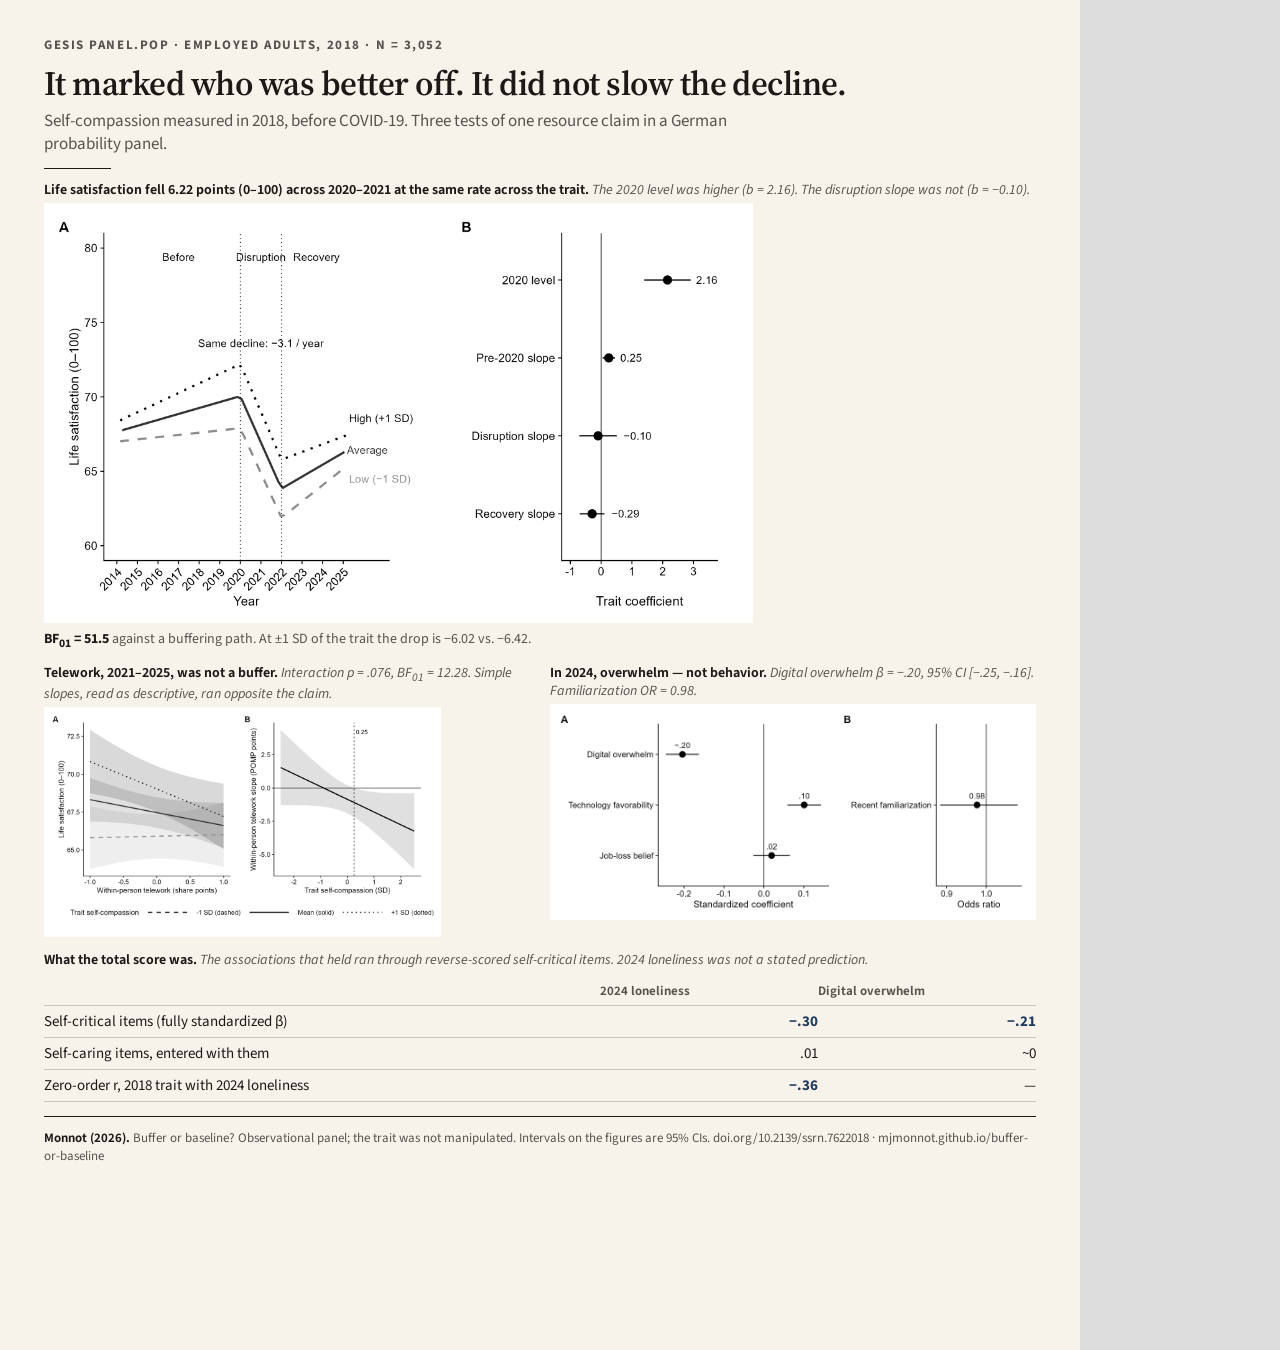
<file: linkedin/card.html>
<!DOCTYPE html>
<html lang="en">
<head>
  <meta charset="utf-8">
  <title>LinkedIn infographic — Buffer or baseline?</title>
  <link rel="preconnect" href="https://fonts.googleapis.com">
  <link href="https://fonts.googleapis.com/css2?family=Source+Sans+3:ital,wght@0,400;0,650;0,700;1,400&family=Source+Serif+4:ital,wght@0,600;1,400&display=swap" rel="stylesheet">
  <style>
    :root {
      --paper: #f7f3eb;
      --ink: #1c1917;
      --muted: #57534e;
      --rule: #c9c4bc;
      --navy: #1f3a5f;
    }
    * { box-sizing: border-box; margin: 0; padding: 0; }
    html, body { background: #ddd; }
    .card {
      width: 1080px;
      height: 1350px;
      background: var(--paper);
      color: var(--ink);
      font-family: "Source Sans 3", Calibri, "Segoe UI", sans-serif;
      padding: 36px 44px 28px;
      display: flex;
      flex-direction: column;
    }
    .kicker {
      font-size: 13px;
      font-weight: 700;
      letter-spacing: 0.12em;
      text-transform: uppercase;
      color: var(--muted);
      margin-bottom: 10px;
    }
    h1 {
      font-family: "Source Serif 4", Georgia, "Times New Roman", serif;
      font-size: 34px;
      font-weight: 600;
      line-height: 1.12;
      letter-spacing: -0.015em;
      margin-bottom: 8px;
    }
    .dek {
      font-size: 17px;
      line-height: 1.35;
      color: var(--muted);
      margin-bottom: 12px;
      max-width: 42em;
    }
    hr.rule {
      height: 1px;
      width: 4.2rem;
      background: var(--ink);
      border: 0;
      margin: 0 0 12px;
    }
    .cap {
      font-size: 14px;
      font-weight: 650;
      color: var(--ink);
      margin: 0 0 4px;
      line-height: 1.3;
    }
    .cap em { font-style: italic; font-weight: 400; color: var(--muted); }
    .fig { margin: 0 0 2px; }
    .fig img { width: 100%; height: auto; display: block; }
    .main-fig img { max-height: 420px; object-fit: contain; object-position: left top; }
    .words {
      font-size: 14px;
      color: var(--muted);
      margin: 4px 0 12px;
      font-variant-numeric: tabular-nums;
    }
    .words b { color: var(--ink); font-weight: 700; }
    .pair {
      display: grid;
      grid-template-columns: 1fr 1fr;
      gap: 20px;
      margin-bottom: 12px;
    }
    .pair img { max-height: 230px; object-fit: contain; object-position: left top; }
    table {
      width: 100%;
      border-collapse: collapse;
      font-size: 15px;
      font-variant-numeric: tabular-nums;
      margin: 4px 0 0;
    }
    th, td { text-align: left; padding: 5px 10px 5px 0; border-bottom: 1px solid var(--rule); }
    th { font-weight: 650; color: var(--muted); font-size: 13px; }
    td.num { text-align: right; padding-right: 0; width: 22%; }
    td.held { color: var(--navy); font-weight: 700; }
    footer {
      margin-top: 14px;
      padding-top: 12px;
      border-top: 1px solid var(--ink);
      font-size: 13px;
      color: var(--muted);
      line-height: 1.4;
    }
    footer strong { color: var(--ink); font-weight: 650; }
  </style>
</head>
<body>
  <article class="card">
    <p class="kicker">GESIS Panel.pop · employed adults, 2018 · N = 3,052</p>
    <h1>It marked who was better off. It did not slow the decline.</h1>
    <p class="dek">Self-compassion measured in 2018, before COVID-19. Three tests of one resource claim in a German probability panel.</p>
    <hr class="rule">

    <p class="cap">Life satisfaction fell 6.22 points (0–100) across 2020–2021 at the same rate across the trait. <em>The 2020 level was higher (b = 2.16). The disruption slope was not (b = −0.10).</em></p>
    <div class="fig main-fig">
      <img src="../assets/fig2_ls_trajectories.png" alt="Implied life-satisfaction trajectories at high, average, and low trait self-compassion, 2014–2025, with trait coefficients on the 2020 level and three slopes.">
    </div>
    <p class="words"><b>BF<sub>01</sub> = 51.5</b> against a buffering path. At ±1 SD of the trait the drop is −6.02 vs. −6.42.</p>

    <div class="pair">
      <div class="panel">
        <p class="cap">Telework, 2021–2025, was not a buffer. <em>Interaction p = .076, BF<sub>01</sub> = 12.28. Simple slopes, read as descriptive, ran opposite the claim.</em></p>
        <div class="fig">
          <img src="../assets/fig3_telework_moderation.png" alt="Within-person telework simple slopes at high, average, and low trait self-compassion, and the cross-level interaction with 95 percent intervals.">
        </div>
      </div>
      <div class="panel">
        <p class="cap">In 2024, overwhelm — not behavior. <em>Digital overwhelm β = −.20, 95% CI [−.25, −.16]. Familiarization OR = 0.98.</em></p>
        <div class="fig">
          <img src="../assets/fig4_h3_coefficients.png" alt="Standardized coefficients for digital overwhelm, technology favorability, and job-loss belief, and the odds ratio for recent familiarization, with 95 percent intervals.">
        </div>
      </div>
    </div>

    <p class="cap">What the total score was. <em>The associations that held ran through reverse-scored self-critical items. 2024 loneliness was not a stated prediction.</em></p>
    <table>
      <thead>
        <tr>
          <th></th>
          <th class="num">2024 loneliness</th>
          <th class="num">Digital overwhelm</th>
        </tr>
      </thead>
      <tbody>
        <tr>
          <td>Self-critical items (fully standardized β)</td>
          <td class="num held">−.30</td>
          <td class="num held">−.21</td>
        </tr>
        <tr>
          <td>Self-caring items, entered with them</td>
          <td class="num">.01</td>
          <td class="num">~0</td>
        </tr>
        <tr>
          <td>Zero-order r, 2018 trait with 2024 loneliness</td>
          <td class="num held">−.36</td>
          <td class="num">—</td>
        </tr>
      </tbody>
    </table>

    <footer>
      <strong>Monnot (2026).</strong> Buffer or baseline? Observational panel; the trait was not manipulated. Intervals on the figures are 95% CIs. doi.org/10.2139/ssrn.7622018 · mjmonnot.github.io/buffer-or-baseline
    </footer>
  </article>
</body>
</html>
</file>
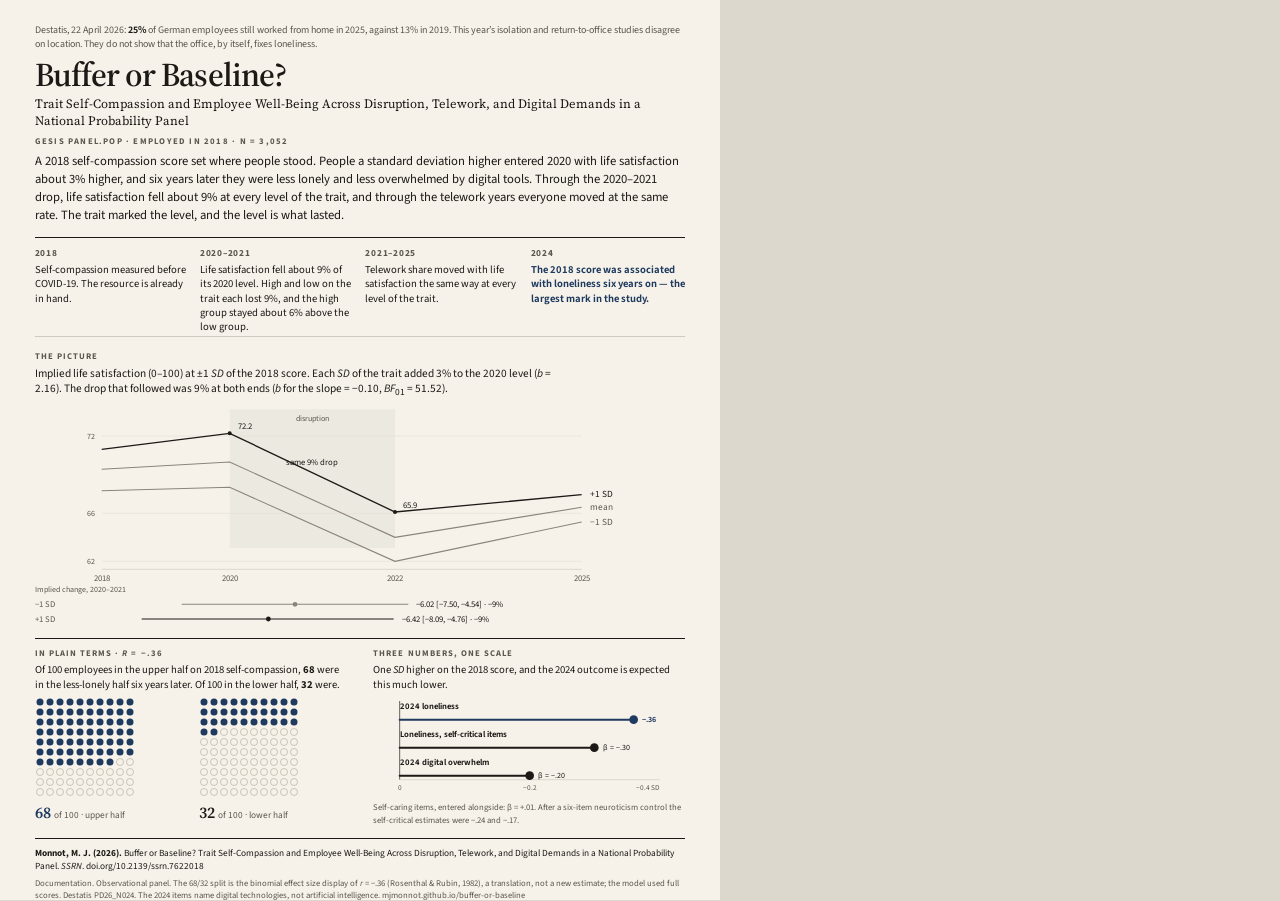
<file: linkedin/explainer.html>
<!DOCTYPE html>
<html lang="en">
<head>
  <meta charset="utf-8">
  <meta name="viewport" content="width=1080">
  <title>Buffer or Baseline? Trait Self-Compassion and Employee Well-Being Across Disruption, Telework, and Digital Demands in a National Probability Panel</title>
  <link rel="preconnect" href="https://fonts.googleapis.com">
  <link href="https://fonts.googleapis.com/css2?family=Source+Sans+3:ital,wght@0,400;0,650;0,700;1,400&family=Source+Serif+4:ital,opsz,wght@0,8..60,400;0,8..60,600;1,8..60,400&display=swap" rel="stylesheet">
  <style>
    :root {
      --paper: #f6f2e9;
      --ink: #1c1917;
      --muted: #5c564e;
      --hair: #d0c9be;
      --navy: #1e3a5f;
    }
    * { box-sizing: border-box; margin: 0; padding: 0; }
    html, body {
      width: 100%;
      height: 100%;
      overflow: hidden;
      background: #ddd8ce;
      color: var(--ink);
    }
    .page {
      width: 1080px;
      height: 1350px;
      padding: 34px 52px 30px;
      background: var(--paper);
      display: flex;
      flex-direction: column;
      gap: 19px;
      font-family: "Source Sans 3", Calibri, sans-serif;
      transform-origin: top left;
    }
    .news {
      font-size: 15px;
      line-height: 1.4;
      color: var(--muted);
    }
    .news b { color: var(--ink); font-weight: 650; }
    h1 {
      font-family: "Source Serif 4", Georgia, serif;
      font-size: 50px;
      font-weight: 600;
      line-height: 1.02;
      letter-spacing: -0.028em;
      margin: 10px 0 6px;
    }
    .full-title {
      font-family: "Source Serif 4", Georgia, serif;
      font-size: 19px;
      line-height: 1.35;
      margin: 0 0 8px;
    }
    .kicker {
      font-size: 13px;
      font-weight: 700;
      letter-spacing: 0.14em;
      text-transform: uppercase;
      color: var(--muted);
      margin-bottom: 10px;
    }
    .dek {
      font-size: 19px;
      line-height: 1.4;
    }
    .story {
      display: grid;
      grid-template-columns: repeat(4, 1fr);
      gap: 16px;
      padding: 12px 0 2px;
      border-top: 1px solid var(--ink);
      border-bottom: 1px solid var(--hair);
    }
    .story h3 {
      font-size: 14px;
      font-weight: 700;
      letter-spacing: 0.08em;
      text-transform: uppercase;
      color: var(--muted);
      margin-bottom: 4px;
    }
    .story p {
      font-size: 16px;
      line-height: 1.35;
      color: var(--ink);
    }
    .story .held p { color: var(--navy); font-weight: 650; }
    .label {
      font-size: 13px;
      font-weight: 700;
      letter-spacing: 0.12em;
      text-transform: uppercase;
      color: var(--muted);
      margin: 0 0 6px;
    }
    .hero-cap {
      font-size: 17px;
      line-height: 1.35;
      margin: 0 0 8px;
      max-width: 46em;
    }
    svg { display: block; }
    .verdicts {
      display: grid;
      grid-template-columns: 1fr 1fr 1fr;
      gap: 28px;
    }
    .verdicts h3 {
      font-family: "Source Serif 4", Georgia, serif;
      font-size: 34px;
      font-weight: 600;
      letter-spacing: -0.03em;
      line-height: 1.1;
      margin-bottom: 6px;
    }
    .verdicts .held h3 { color: var(--navy); }
    .verdicts p {
      font-size: 16px;
      line-height: 1.35;
      color: var(--muted);
    }
    .verdicts p b { color: var(--ink); font-weight: 650; }
    .split {
      display: grid;
      grid-template-columns: 1fr 1fr;
      gap: 36px;
    }
    .split h3 {
      font-size: 14px;
      font-weight: 700;
      letter-spacing: 0.08em;
      text-transform: uppercase;
      color: var(--muted);
      margin-bottom: 4px;
    }
    .split .num {
      font-family: "Source Serif 4", Georgia, serif;
      font-size: 34px;
      font-weight: 600;
      letter-spacing: -0.03em;
      line-height: 1.1;
    }
    .split .held .num { color: var(--navy); }
    .split p {
      font-size: 16px;
      line-height: 1.35;
      color: var(--muted);
      margin-top: 4px;
    }
    .plain {
      display: grid;
      grid-template-columns: 1fr 1fr;
      gap: 40px;
      padding-top: 12px;
      border-top: 1px solid var(--ink);
    }
    .plain-head {
      font-size: 16px;
      line-height: 1.35;
      margin-bottom: 8px;
    }
    .plain-head b { font-weight: 700; }
    .plain .arrays {
      display: grid;
      grid-template-columns: 1fr 1fr;
      gap: 24px;
    }
    .plain figure { margin: 0; }
    .icon-array svg { width: 100%; max-width: 150px; height: auto; display: block; }
    .plain figcaption {
      font-size: 14px;
      color: var(--muted);
      margin-top: 6px;
    }
    .plain figcaption b {
      font-family: "Source Serif 4", Georgia, serif;
      font-size: 24px;
      font-weight: 600;
      color: var(--ink);
      margin-right: 2px;
    }
    .plain figcaption b.held { color: var(--navy); }
    .plain-note {
      font-size: 13px;
      line-height: 1.4;
      color: var(--muted);
      margin-top: 6px;
    }
    .cite {
      padding-top: 12px;
      border-top: 1px solid var(--ink);
    }
    .cite .paper { font-size: 14px; line-height: 1.4; }
    .cite .doc { font-size: 13px; color: var(--muted); line-height: 1.4; margin-top: 5px; }
  </style>
</head>
<body>
<div class="page">
  <header>
    <p class="news">Destatis, 22 April 2026: <b>25%</b> of German employees still worked from home in 2025, against 13% in 2019. This year’s isolation and return-to-office studies disagree on location. They do not show that the office, by itself, fixes loneliness.</p>
    <h1>Buffer or Baseline?</h1>
    <p class="full-title">Trait Self-Compassion and Employee Well-Being Across Disruption, Telework, and Digital Demands in a National Probability Panel</p>
    <p class="kicker">GESIS Panel.pop · employed in 2018 · N = 3,052</p>
    <p class="dek">A 2018 self-compassion score set where people stood. People a standard deviation higher entered 2020 with life satisfaction about 3% higher, and six years later they were less lonely and less overwhelmed by digital tools. Through the 2020–2021 drop, life satisfaction fell about 9% at every level of the trait, and through the telework years everyone moved at the same rate. The trait marked the level, and the level is what lasted.</p>
  </header>

  <div class="story" aria-label="The study in four beats">
    <div>
      <h3>2018</h3>
      <p>Self-compassion measured before COVID-19. The resource is already in hand.</p>
    </div>
    <div>
      <h3>2020–2021</h3>
      <p>Life satisfaction fell about 9% of its 2020 level. High and low on the trait each lost 9%, and the high group stayed about 6% above the low group.</p>
    </div>
    <div>
      <h3>2021–2025</h3>
      <p>Telework share moved with life satisfaction the same way at every level of the trait.</p>
    </div>
    <div class="held">
      <h3>2024</h3>
      <p>The 2018 score was associated with loneliness six years on — the largest mark in the study.</p>
    </div>
  </div>

  <section>
    <p class="label">The picture</p>
    <p class="hero-cap">Implied life satisfaction (0–100) at ±1 <i>SD</i> of the 2018 score. Each <i>SD</i> of the trait added 3% to the 2020 level (<i>b</i> = 2.16). The drop that followed was 9% at both ends (<i>b</i> for the slope = −0.10, <i>BF</i><sub>01</sub> = 51.52).</p>
    <svg width="976" height="268" viewBox="0 0 976 268" role="img" aria-label="Three nearly parallel life-satisfaction paths from 2018 to 2025. All drop through 2020 to 2022.">
      <rect x="292" y="8" width="248" height="208" fill="#1c1917" opacity="0.045"/>
      <line x1="100" x2="820" y1="48" y2="48" stroke="#e6e0d6" stroke-width="1"/>
      <line x1="100" x2="820" y1="164" y2="164" stroke="#e6e0d6" stroke-width="1"/>
      <line x1="100" x2="820" y1="236" y2="236" stroke="#e6e0d6" stroke-width="1"/>
      <text x="90" y="52" text-anchor="end" font-family="Source Sans 3, Calibri, sans-serif" font-size="12" fill="#5c564e">72</text>
      <text x="90" y="168" text-anchor="end" font-family="Source Sans 3, Calibri, sans-serif" font-size="12" fill="#5c564e">66</text>
      <text x="90" y="240" text-anchor="end" font-family="Source Sans 3, Calibri, sans-serif" font-size="12" fill="#5c564e">62</text>
      <text x="416" y="26" text-anchor="middle" font-family="Source Sans 3, Calibri, sans-serif" font-size="12" fill="#5c564e">disruption</text>
      <!-- y = 28 + (73-est)*(208/11); x 100 / 292 / 540 / 820 -->
      <path d="M100 68 L292 44 L540 162 L820 136" fill="none" stroke="#1c1917" stroke-width="2"/>
      <path d="M100 98 L292 87 L540 200 L820 155" fill="none" stroke="#8a847a" stroke-width="1.6"/>
      <path d="M100 130 L292 125 L540 236 L820 177" fill="none" stroke="#8a847a" stroke-width="1.6"/>
      <circle cx="292" cy="44" r="3" fill="#1c1917"/>
      <circle cx="540" cy="162" r="3" fill="#1c1917"/>
      <text x="304" y="38" font-family="Source Sans 3, Calibri, sans-serif" font-size="13" fill="#1c1917">72.2</text>
      <text x="416" y="92" text-anchor="middle" font-family="Source Sans 3, Calibri, sans-serif" font-size="13" fill="#1c1917">same 9% drop</text>
      <text x="552" y="156" font-family="Source Sans 3, Calibri, sans-serif" font-size="13" fill="#1c1917">65.9</text>
      <text x="832" y="140" font-family="Source Sans 3, Calibri, sans-serif" font-size="14" fill="#1c1917">+1 SD</text>
      <text x="832" y="159" font-family="Source Sans 3, Calibri, sans-serif" font-size="14" fill="#5c564e">mean</text>
      <text x="832" y="181" font-family="Source Sans 3, Calibri, sans-serif" font-size="14" fill="#5c564e">−1 SD</text>
      <line x1="100" x2="820" y1="248" y2="248" stroke="#d0c9be" stroke-width="1"/>
      <text x="100" y="265" text-anchor="middle" font-family="Source Sans 3, Calibri, sans-serif" font-size="13" fill="#5c564e">2018</text>
      <text x="292" y="265" text-anchor="middle" font-family="Source Sans 3, Calibri, sans-serif" font-size="13" fill="#5c564e">2020</text>
      <text x="540" y="265" text-anchor="middle" font-family="Source Sans 3, Calibri, sans-serif" font-size="13" fill="#5c564e">2022</text>
      <text x="820" y="265" text-anchor="middle" font-family="Source Sans 3, Calibri, sans-serif" font-size="13" fill="#5c564e">2025</text>
    </svg>
    <svg width="976" height="64" viewBox="0 0 976 64" role="img" aria-label="Implied 2020 to 2021 change. The 95 percent intervals overlap.">
      <text x="0" y="14" font-family="Source Sans 3, Calibri, sans-serif" font-size="12" fill="#5c564e">Implied change, 2020–2021</text>
      <text x="0" y="36" font-family="Source Sans 3, Calibri, sans-serif" font-size="13" fill="#5c564e">−1 SD</text>
      <line x1="220" x2="560" y1="32" y2="32" stroke="#8a847a" stroke-width="1.6"/>
      <circle cx="390" cy="32" r="3.6" fill="#8a847a"/>
      <text x="572" y="36" font-family="Source Sans 3, Calibri, sans-serif" font-size="13" fill="#1c1917">−6.02 [−7.50, −4.54] · −9%</text>
      <text x="0" y="58" font-family="Source Sans 3, Calibri, sans-serif" font-size="13" fill="#5c564e">+1 SD</text>
      <line x1="160" x2="538" y1="54" y2="54" stroke="#1c1917" stroke-width="1.6"/>
      <circle cx="350" cy="54" r="3.6" fill="#1c1917"/>
      <text x="550" y="58" font-family="Source Sans 3, Calibri, sans-serif" font-size="13" fill="#1c1917">−6.42 [−8.09, −4.76] · −9%</text>
    </svg>
  </section>

  <div class="plain">
    <div>
      <p class="label">In plain terms · <i>r</i> = −.36</p>
      <p class="plain-head">Of 100 employees in the upper half on 2018 self-compassion, <b>68</b> were in the less-lonely half six years later. Of 100 in the lower half, <b>32</b> were.</p>
      <div class="arrays">
        <figure>
          <div class="icon-array" data-filled="68"></div>
          <figcaption><b class="held">68</b> of 100 · upper half</figcaption>
        </figure>
        <figure>
          <div class="icon-array" data-filled="32"></div>
          <figcaption><b>32</b> of 100 · lower half</figcaption>
        </figure>
      </div>
    </div>
    <div>
      <p class="label">Three numbers, one scale</p>
      <p class="plain-head">One <i>SD</i> higher on the 2018 score, and the 2024 outcome is expected this much lower.</p>
      <svg width="440" height="150" viewBox="0 0 440 150" style="margin-top:6px" role="img" aria-label="Expected shift per SD of the 2018 score: loneliness 0.36 SD lower; loneliness via self-critical items 0.30 SD lower; digital overwhelm 0.20 SD lower.">
        <line x1="40" x2="40" y1="6" y2="124" stroke="#1c1917" stroke-width="1"/>
        <line x1="40" x2="430" y1="124" y2="124" stroke="#d0c9be" stroke-width="1"/>
        <g font-family="Source Sans 3, Calibri, sans-serif" font-size="11" fill="#5c564e">
          <text x="40" y="140" text-anchor="middle">0</text>
          <text x="235" y="140" text-anchor="middle">−0.2</text>
          <text x="430" y="140" text-anchor="end">−0.4 SD</text>
        </g>
        <!-- x = 40 + sd*975 -->
        <text x="40" y="18" font-family="Source Sans 3, Calibri, sans-serif" font-size="13" fill="#1c1917" font-weight="650">2024 loneliness</text>
        <line x1="40" x2="391" y1="34" y2="34" stroke="#1e3a5f" stroke-width="3" stroke-linecap="round"/>
        <circle cx="391" cy="34" r="6.5" fill="#1e3a5f"/>
        <text x="403" y="38" font-family="Source Sans 3, Calibri, sans-serif" font-size="12" fill="#1e3a5f" font-weight="650">−.36</text>

        <text x="40" y="60" font-family="Source Sans 3, Calibri, sans-serif" font-size="13" fill="#1c1917" font-weight="650">Loneliness, self-critical items</text>
        <line x1="40" x2="332" y1="76" y2="76" stroke="#1c1917" stroke-width="3" stroke-linecap="round"/>
        <circle cx="332" cy="76" r="6.5" fill="#1c1917"/>
        <text x="345" y="80" font-family="Source Sans 3, Calibri, sans-serif" font-size="12" fill="#1c1917">β = −.30</text>

        <text x="40" y="102" font-family="Source Sans 3, Calibri, sans-serif" font-size="13" fill="#1c1917" font-weight="650">2024 digital overwhelm</text>
        <line x1="40" x2="235" y1="118" y2="118" stroke="#1c1917" stroke-width="3" stroke-linecap="round"/>
        <circle cx="235" cy="118" r="6.5" fill="#1c1917"/>
        <text x="248" y="122" font-family="Source Sans 3, Calibri, sans-serif" font-size="12" fill="#1c1917">β = −.20</text>
      </svg>
      <p class="plain-note">Self-caring items, entered alongside: β = +.01. After a six-item neuroticism control the self-critical estimates were −.24 and −.17.</p>
    </div>
  </div>

  <div class="cite">
    <p class="paper"><b>Monnot, M. J. (2026).</b> Buffer or Baseline? Trait Self-Compassion and Employee Well-Being Across Disruption, Telework, and Digital Demands in a National Probability Panel. <i>SSRN</i>. doi.org/10.2139/ssrn.7622018</p>
    <p class="doc">Documentation. Observational panel. The 68/32 split is the binomial effect size display of <i>r</i> = −.36 (Rosenthal &amp; Rubin, 1982), a translation, not a new estimate; the model used full scores. Destatis PD26_N024. The 2024 items name digital technologies, not artificial intelligence. mjmonnot.github.io/buffer-or-baseline</p>
  </div>
</div>
<script>
(function iconArrays() {
  var NS = "http://www.w3.org/2000/svg";
  var nodes = document.querySelectorAll(".icon-array");
  for (var n = 0; n < nodes.length; n += 1) {
    var el = nodes[n];
    var filled = parseInt(el.getAttribute("data-filled"), 10) || 0;
    var svg = document.createElementNS(NS, "svg");
    svg.setAttribute("viewBox", "0 0 200 200");
    for (var i = 0; i < 100; i += 1) {
      var c = document.createElementNS(NS, "circle");
      c.setAttribute("cx", String(10 + (i % 10) * 20));
      c.setAttribute("cy", String(10 + Math.floor(i / 10) * 20));
      c.setAttribute("r", "7");
      if (i < filled) {
        c.setAttribute("fill", "#1e3a5f");
      } else {
        c.setAttribute("fill", "none");
        c.setAttribute("stroke", "#b9b1a4");
        c.setAttribute("stroke-width", "1.4");
      }
      svg.appendChild(c);
    }
    el.appendChild(svg);
  }
})();
(function () {
  if (/[?&]export=1/.test(location.search)) return;
  function fit() {
    var page = document.querySelector(".page");
    if (!page) return;
    page.style.zoom = String(Math.min(1, document.documentElement.clientWidth / 1080, document.documentElement.clientHeight / 1350));
  }
  fit();
  addEventListener("resize", fit);
})();
</script>
</body>
</html>
</file>
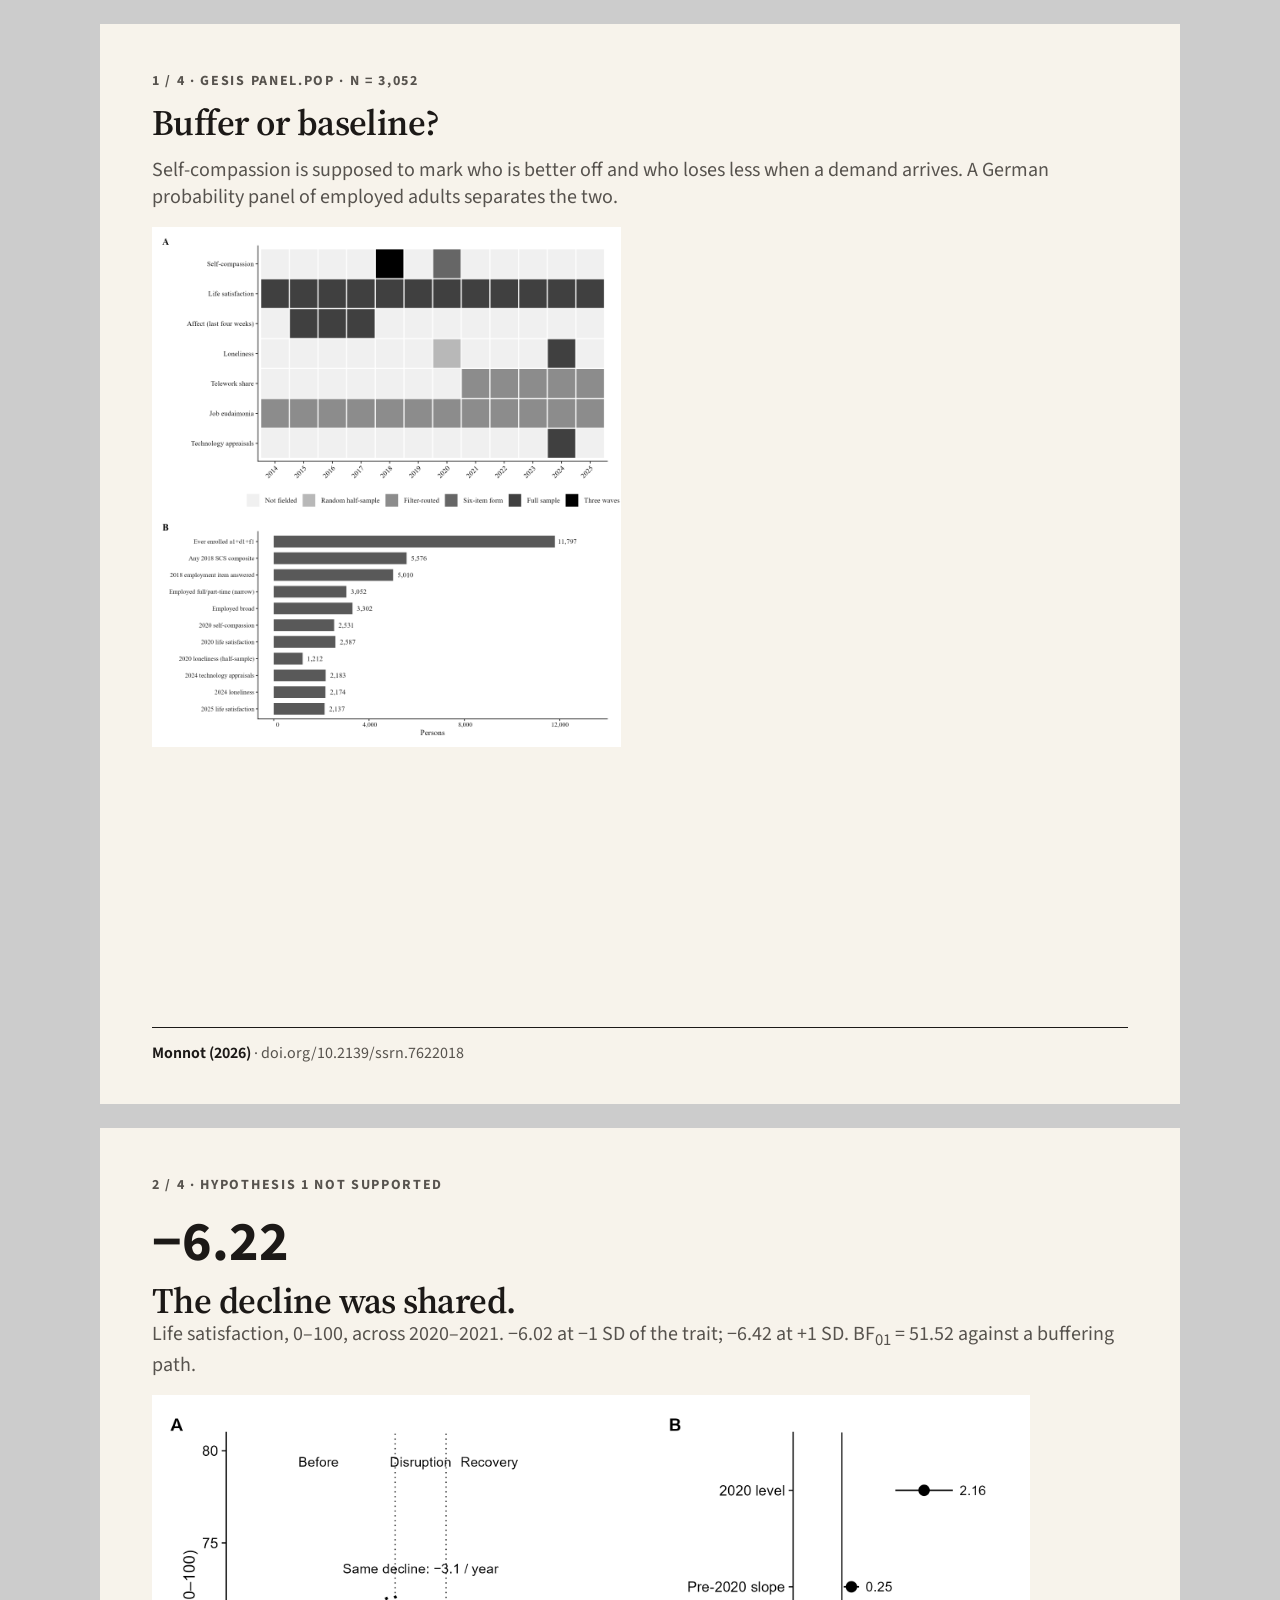
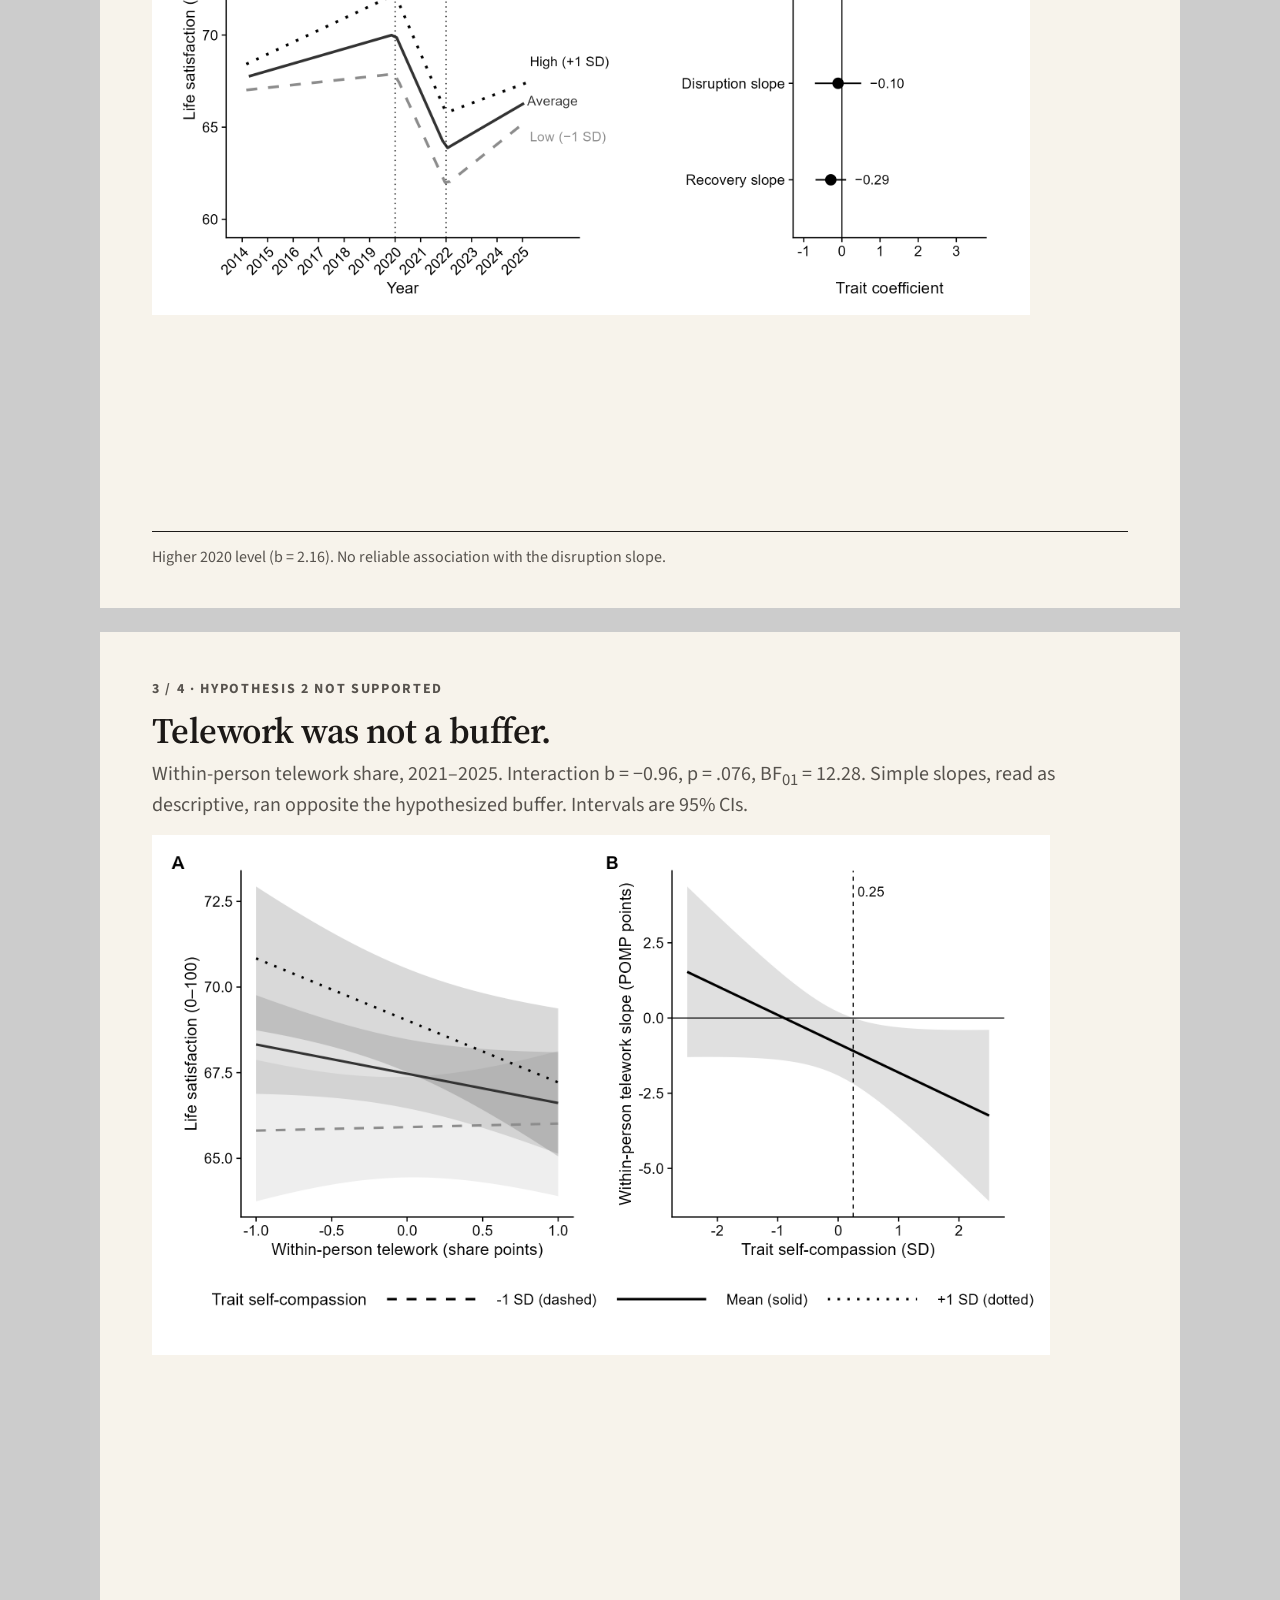
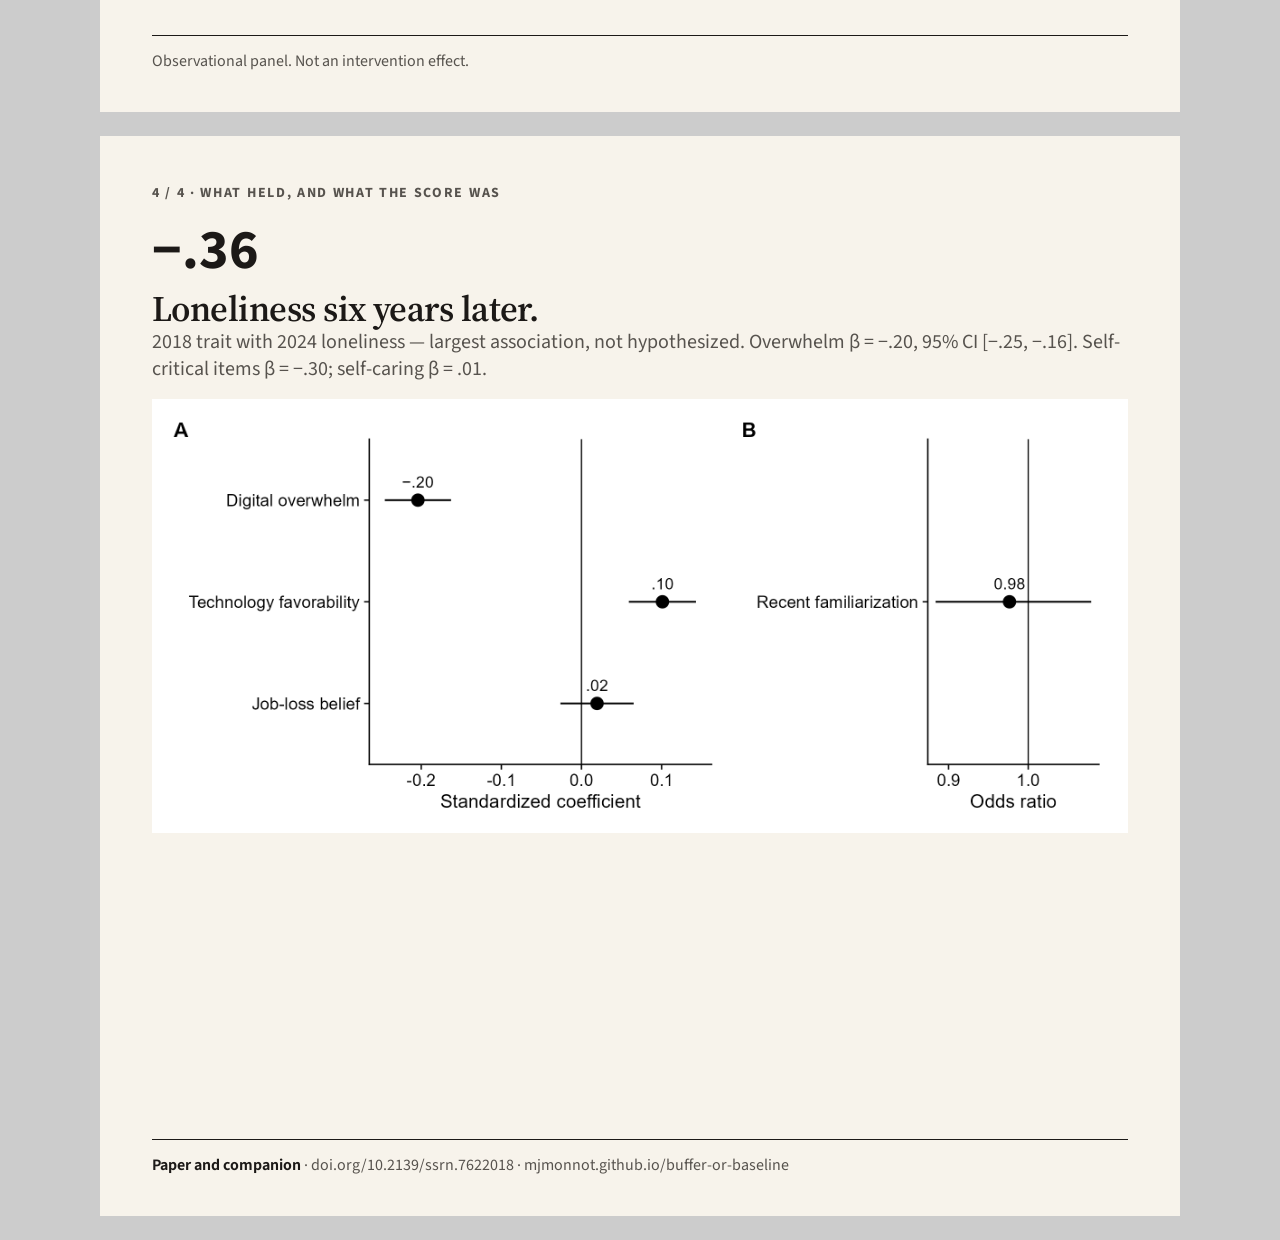
<file: linkedin/slides.html>
<!DOCTYPE html>
<html lang="en">
<head>
  <meta charset="utf-8">
  <title>LinkedIn carousel — Buffer or baseline?</title>
  <link rel="preconnect" href="https://fonts.googleapis.com">
  <link href="https://fonts.googleapis.com/css2?family=Source+Sans+3:ital,wght@0,400;0,650;0,700;1,400&family=Source+Serif+4:ital,wght@0,600;1,400&display=swap" rel="stylesheet">
  <style>
    :root {
      --paper: #f7f3eb; --ink: #1c1917; --muted: #57534e; --rule: #c9c4bc; --navy: #1f3a5f;
    }
    * { box-sizing: border-box; margin: 0; padding: 0; }
    body { background: #ccc; padding: 24px; font-family: "Source Sans 3", Calibri, sans-serif; }
    .row { display: flex; flex-direction: column; gap: 24px; align-items: center; }
    .slide {
      width: 1080px; height: 1080px; background: var(--paper); color: var(--ink);
      padding: 48px 52px 40px; display: flex; flex-direction: column;
    }
    .kicker {
      font-size: 14px; font-weight: 700; letter-spacing: 0.12em; text-transform: uppercase;
      color: var(--muted); margin-bottom: 12px;
    }
    h1 {
      font-family: "Source Serif 4", Georgia, serif;
      font-size: 36px; font-weight: 600; line-height: 1.12; letter-spacing: -0.015em;
    }
    .num { font-size: 56px; font-weight: 700; line-height: 1; font-variant-numeric: tabular-nums; margin: 8px 0 10px; color: var(--ink); }
    p { font-size: 20px; line-height: 1.35; color: var(--muted); }
    .fig { margin: 16px 0 auto; min-height: 0; }
    .fig img { width: 100%; max-height: 520px; object-fit: contain; object-position: left top; display: block; }
    footer {
      font-size: 16px; color: var(--muted);
      border-top: 1px solid var(--ink); padding-top: 14px;
    }
    footer strong { color: var(--ink); font-weight: 650; }
  </style>
</head>
<body>
  <div class="row">
    <article class="slide" id="s1">
      <p class="kicker">1 / 4 · GESIS Panel.pop · N = 3,052</p>
      <h1>Buffer or baseline?</h1>
      <p style="margin-top:14px">Self-compassion is supposed to mark who is better off and who loses less when a demand arrives. A German probability panel of employed adults separates the two.</p>
      <div class="fig">
        <img src="../assets/fig1_design_timeline.png" alt="Design timeline of measures in the GESIS Panel.pop, 2014–2025, and sample flow into the analytic N of 3,052.">
      </div>
      <footer><strong>Monnot (2026)</strong> · doi.org/10.2139/ssrn.7622018</footer>
    </article>
    <article class="slide" id="s2">
      <p class="kicker">2 / 4 · Hypothesis 1 not supported</p>
      <div class="num">−6.22</div>
      <h1>The decline was shared.</h1>
      <p>Life satisfaction, 0–100, across 2020–2021. −6.02 at −1 SD of the trait; −6.42 at +1 SD. BF<sub>01</sub> = 51.52 against a buffering path.</p>
      <div class="fig">
        <img src="../assets/fig2_ls_trajectories.png" alt="Implied life-satisfaction trajectories and trait coefficients on the 2020 level and three slopes.">
      </div>
      <footer>Higher 2020 level (b = 2.16). No reliable association with the disruption slope.</footer>
    </article>
    <article class="slide" id="s3">
      <p class="kicker">3 / 4 · Hypothesis 2 not supported</p>
      <h1>Telework was not a buffer.</h1>
      <p style="margin-top:10px">Within-person telework share, 2021–2025. Interaction b = −0.96, p = .076, BF<sub>01</sub> = 12.28. Simple slopes, read as descriptive, ran opposite the hypothesized buffer. Intervals are 95% CIs.</p>
      <div class="fig">
        <img src="../assets/fig3_telework_moderation.png" alt="Telework simple slopes by trait self-compassion and the cross-level interaction.">
      </div>
      <footer>Observational panel. Not an intervention effect.</footer>
    </article>
    <article class="slide" id="s4">
      <p class="kicker">4 / 4 · What held, and what the score was</p>
      <div class="num">−.36</div>
      <h1>Loneliness six years later.</h1>
      <p>2018 trait with 2024 loneliness — largest association, not hypothesized. Overwhelm β = −.20, 95% CI [−.25, −.16]. Self-critical items β = −.30; self-caring β = .01.</p>
      <div class="fig">
        <img src="../assets/fig4_h3_coefficients.png" alt="Hypothesis 3 coefficients for 2024 technology appraisals and familiarization.">
      </div>
      <footer><strong>Paper and companion</strong> · doi.org/10.2139/ssrn.7622018 · mjmonnot.github.io/buffer-or-baseline</footer>
    </article>
  </div>
</body>
</html>
</file>
<file: assets/companion.css>
/* Shared design system for the research companion pages.
   Based on the wellbeing-spirals companion site. */

:root {
  --bg: #faf7f2;
  --ink: #1f2a36;
  --gray: #5a6572;
  --red: #c0392b;
  --blue: #2e6f9e;
  --gold: #b98a2f;
  --dark: #22303c;
  --rule: #e3dccf;
}

* { box-sizing: border-box; }

body {
  margin: 0;
  background: var(--bg);
  color: var(--ink);
  font-family: -apple-system, BlinkMacSystemFont, "Segoe UI", Roboto, Helvetica, Arial, sans-serif;
  line-height: 1.55;
  font-size: 17px;
}

main { max-width: 860px; margin: 0 auto; padding: 32px 24px 64px; }

a { color: var(--blue); }

.backlink { font-size: 14px; margin: 0 0 28px; }
.backlink a { color: var(--gray); text-decoration: none; font-weight: 700; }
.backlink a:hover { color: var(--ink); }

.kicker {
  font-size: 13px;
  font-weight: 700;
  letter-spacing: 0.12em;
  text-transform: uppercase;
  color: var(--gold);
  margin: 0 0 10px;
}

h1 { font-size: 38px; line-height: 1.14; margin: 0 0 14px; letter-spacing: -0.01em; }
h2 { font-size: 24px; line-height: 1.25; margin: 0 0 12px; }
@media (max-width: 560px) { h1 { font-size: 30px; } h2 { font-size: 21px; } }

.dek { color: var(--gray); font-size: 19px; max-width: 46em; margin: 0; }

.masthead { padding-bottom: 28px; border-bottom: 2px solid var(--gold); }

.masthead-actions { display: flex; flex-wrap: wrap; gap: 10px; margin-top: 20px; }
.btn {
  display: inline-block;
  font-weight: 700;
  font-size: 15px;
  padding: 10px 18px;
  border-radius: 4px;
  text-decoration: none;
  border: 1px solid var(--dark);
}
.btn.primary { background: var(--dark); color: #fff; }
.btn.primary:hover { background: #000; }
.btn.ghost { background: transparent; color: var(--ink); }
.btn.ghost:hover { background: #fff; }

section { margin-top: 44px; }

.section-label {
  font-size: 14px;
  font-weight: 700;
  letter-spacing: 0.1em;
  text-transform: uppercase;
  color: var(--gold);
  margin: 0 0 16px;
}

.section-intro { color: var(--ink); max-width: 46em; margin: 0 0 24px; }

/* --- three plain-language findings --- */
ol.headlines {
  list-style: none;
  counter-reset: hl;
  margin: 0;
  padding: 0;
  max-width: 46em;
}
ol.headlines li {
  counter-increment: hl;
  position: relative;
  padding: 16px 0 16px 58px;
  border-bottom: 1px solid var(--rule);
  font-size: 20px;
  line-height: 1.4;
  font-weight: 600;
}
ol.headlines li:last-child { border-bottom: none; }
ol.headlines li::before {
  content: counter(hl);
  position: absolute;
  left: 0;
  top: 12px;
  font-size: 38px;
  font-weight: 800;
  line-height: 1;
  color: var(--red);
  font-variant-numeric: tabular-nums;
}
ol.headlines li span.more { display: block; font-size: 16px; font-weight: 400; color: var(--gray); margin-top: 4px; }
@media (max-width: 560px) { ol.headlines li { font-size: 18px; padding-left: 44px; } ol.headlines li::before { font-size: 30px; } }

/* --- quick stats strip --- */
.strip { display: grid; grid-template-columns: repeat(4, 1fr); gap: 18px; margin: 0 0 8px; }
@media (max-width: 760px) { .strip { grid-template-columns: repeat(2, 1fr); } }
@media (max-width: 420px) { .strip { grid-template-columns: 1fr; } }
.strip .stat-value { font-size: 30px; }

.stat { margin-bottom: 22px; }
.stat-value { display: block; font-size: 38px; font-weight: 800; line-height: 1.05; font-variant-numeric: tabular-nums; }
.stat-value.red { color: var(--red); }
.stat-value.blue { color: var(--blue); }
.stat-value.ink { color: var(--ink); }
.stat-label { display: block; font-weight: 700; margin-top: 2px; }
.stat-sub { display: block; font-size: 14px; color: var(--gray); margin-top: 2px; max-width: 30em; }
.stat-pair { display: grid; grid-template-columns: 1fr 1fr; gap: 18px; }
@media (max-width: 480px) { .stat-pair { grid-template-columns: 1fr; } }

/* --- two-column interactive block --- */
.calc {
  display: grid;
  grid-template-columns: minmax(280px, 6fr) minmax(280px, 5fr);
  gap: 36px;
  align-items: start;
}
@media (max-width: 720px) { .calc { grid-template-columns: 1fr; gap: 24px; } }

.results { border-left: 1px solid var(--rule); padding-left: 36px; }
@media (max-width: 720px) { .results { border-left: none; padding-left: 0; border-top: 1px solid var(--rule); padding-top: 24px; } }

fieldset { border: none; margin: 0 0 20px; padding: 0; }
legend { font-weight: 700; padding: 0; margin-bottom: 8px; }
.control-note { font-size: 14px; color: var(--gray); margin: 6px 0 0; max-width: 34em; }

.seg { display: inline-flex; flex-wrap: wrap; border: 1px solid var(--gray); border-radius: 4px; overflow: hidden; margin: 0 0 14px; }
.seg button {
  font: inherit;
  font-size: 15px;
  font-weight: 700;
  padding: 7px 14px;
  background: #fff;
  color: var(--gray);
  border: none;
  border-right: 1px solid var(--gray);
  cursor: pointer;
}
.seg button:last-child { border-right: none; }
.seg button[aria-pressed="true"] { background: var(--dark); color: #fff; }
.seg button:focus-visible { outline: 2px solid var(--blue); outline-offset: -2px; }

.slider-row { margin-top: 14px; }
.slider-row label { display: block; font-weight: 700; margin-bottom: 6px; }
.slider-row input[type="range"] { width: calc(100% - 112px); vertical-align: middle; accent-color: var(--red); }
.slider-row output {
  display: inline-block;
  width: 104px;
  text-align: right;
  font-variant-numeric: tabular-nums;
  font-weight: 700;
  color: var(--red);
}

.chart { margin: 0 0 14px; }
.chart svg { width: 100%; height: auto; display: block; background: #fff; border: 1px solid var(--rule); }
.chart text { font-family: inherit; font-size: 12px; fill: var(--gray); }
.chart .axis { stroke: var(--gray); stroke-width: 1; }
.chart .grid { stroke: var(--rule); stroke-width: 1; }
.chart .zero { stroke: var(--ink); stroke-width: 1.2; }
.chart .lbl { font-size: 13px; font-weight: 700; }
.chart figcaption { font-size: 14px; color: var(--gray); margin-top: 8px; max-width: 46em; }

/* interval explorer */
.chart .band { fill: rgba(46, 111, 158, 0.09); }
.chart .band-label { fill: var(--blue); font-size: 11px; font-weight: 700; letter-spacing: 0.04em; }
.chart .row-label { font-size: 13px; fill: var(--gray); }
.chart .ci-line { stroke: #9aa3ad; stroke-width: 3; stroke-linecap: round; }
.chart .ci-dot { fill: #9aa3ad; }
.chart .row.sel .row-label { fill: var(--ink); font-weight: 700; }
.chart .row.sel .ci-line { stroke: var(--red); stroke-width: 4; }
.chart .row.sel .ci-dot { fill: var(--red); }
.chart .row-hit { fill: transparent; cursor: pointer; }
.chart .row-hit:hover { fill: rgba(31, 42, 54, 0.04); }
.chart .row-hit:focus-visible { outline: 2px solid var(--blue); }
.chart .row-bg { fill: rgba(192, 57, 43, 0.06); }

/* fan chart */
.chart .fan { stroke: none; opacity: 0.16; }
.chart .fan-line { fill: none; stroke-width: 2.5; }
.chart .marker { stroke: var(--ink); stroke-width: 1; stroke-dasharray: 3 3; }

.reading { font-size: 18px; max-width: 30em; margin: 0 0 14px; }
.reading strong { color: var(--red); font-variant-numeric: tabular-nums; }

.kicker-bar {
  background: var(--dark);
  color: #fff;
  border-radius: 6px;
  padding: 14px 18px;
  margin: 18px 0 14px;
}
.kicker-bar.muted { background: #e9e4da; color: var(--ink); }
.kicker-main { font-weight: 800; font-size: 18px; margin: 0; }
.kicker-sub { font-size: 14px; color: #c8d1da; margin: 4px 0 0; }
.kicker-bar.muted .kicker-sub { color: var(--gray); }

.dollar-note { font-size: 13px; color: var(--gray); margin: 0; max-width: 36em; }

.flag { display: inline-block; font-size: 12px; font-weight: 700; letter-spacing: 0.06em; text-transform: uppercase; padding: 2px 8px; border-radius: 3px; background: #e9e4da; color: var(--gray); margin-left: 6px; vertical-align: middle; }
.flag.warn { background: #f6e3c5; color: #7a5410; }

/* --- icon arrays (100 dots) --- */
.arrays { display: grid; grid-template-columns: 1fr 1fr; gap: 28px; max-width: 640px; }
@media (max-width: 520px) { .arrays { grid-template-columns: 1fr; } }
.arrays.single { grid-template-columns: minmax(0, 320px); }
.icon-figure { margin: 0; }
.icon-array { display: grid; grid-template-columns: repeat(10, 1fr); gap: 5px; max-width: 300px; }
.icon-array .dot { aspect-ratio: 1; border-radius: 50%; background: #dcd5c7; }
.icon-array .dot.on { background: var(--red); }
.icon-array.blue .dot.on { background: var(--blue); }
.icon-array.ink .dot.on { background: var(--dark); }
.icon-figure figcaption { margin-top: 12px; font-size: 15px; color: var(--gray); max-width: 20em; }
.icon-figure .count { font-size: 30px; font-weight: 800; color: var(--red); font-variant-numeric: tabular-nums; line-height: 1; }
.icon-figure.blue .count { color: var(--blue); }
.icon-figure.ink .count { color: var(--ink); }
.icon-figure .who { display: block; font-weight: 700; color: var(--ink); margin-top: 2px; }

/* --- design timeline --- */
.steps { display: grid; grid-auto-flow: column; grid-auto-columns: 1fr; gap: 0; margin: 0; padding: 0; list-style: none; max-width: 46em; }
.steps li { position: relative; padding: 22px 14px 0 0; border-top: 3px solid var(--rule); font-size: 15px; color: var(--gray); }
.steps li::before { content: ""; position: absolute; top: -8px; left: 0; width: 13px; height: 13px; border-radius: 50%; background: var(--gold); }
.steps li strong { display: block; color: var(--ink); font-size: 17px; }
@media (max-width: 560px) { .steps { grid-auto-flow: row; } .steps li { border-top: none; border-left: 3px solid var(--rule); padding: 0 0 18px 18px; } .steps li::before { top: 4px; left: -8px; } }

/* --- lists --- */
.todo { list-style: none; padding: 0; margin: 0; max-width: 46em; }
.todo li { padding: 14px 0; border-bottom: 1px solid var(--rule); }
.todo li:last-child { border-bottom: none; }

/* --- paper figures --- */
.paper-figure { margin: 0 0 32px; }
.paper-figure img { width: 100%; height: auto; display: block; border: 1px solid var(--rule); background: #fff; }
.paper-figure figcaption {
  font-size: 15px;
  color: var(--gray);
  max-width: 46em;
  margin-top: 10px;
  padding-top: 10px;
  border-top: 1px solid var(--rule);
}
.paper-figure figcaption strong { color: var(--ink); }

/* --- audience jump links (scroll only; nothing is hidden) --- */
.audience-nav { margin-top: 22px; display: flex; flex-wrap: wrap; align-items: center; gap: 8px; font-size: 15px; }
.audience-nav .lead { color: var(--gray); font-weight: 700; margin-right: 4px; }
.audience-nav a {
  text-decoration: none;
  color: var(--ink);
  font-weight: 700;
  background: #fff;
  border: 1px solid var(--rule);
  border-radius: 999px;
  padding: 6px 14px;
}
.audience-nav a:hover, .audience-nav a:focus-visible { border-color: var(--dark); }
.audience-nav a span { font-weight: 400; color: var(--gray); }
section[id], div[id].anchor { scroll-margin-top: 16px; }

/* --- decision brief (practitioners) --- */
.brief { background: #fff; border: 1px solid var(--rule); border-left: 5px solid var(--blue); border-radius: 4px; padding: 22px 24px; max-width: 46em; }
.brief .q { font-size: 14px; font-weight: 700; letter-spacing: 0.08em; text-transform: uppercase; color: var(--gray); margin: 0 0 6px; }
.brief .decision { font-size: 22px; font-weight: 800; line-height: 1.25; margin: 0 0 14px; }
.brief .answer { font-size: 19px; margin: 0; }
.brief .answer strong { color: var(--blue); }
.cards { display: grid; grid-template-columns: repeat(3, 1fr); gap: 16px; margin-top: 18px; }
@media (max-width: 760px) { .cards { grid-template-columns: 1fr; } }
.card { background: #fff; border: 1px solid var(--rule); border-top: 4px solid var(--dark); border-radius: 4px; padding: 16px 18px; }
.card.do { border-top-color: var(--blue); }
.card.dont { border-top-color: var(--red); }
.card.ask { border-top-color: var(--gold); }
.card.test { border-top-color: var(--dark); }
.card h3 { font-size: 14px; letter-spacing: 0.08em; text-transform: uppercase; margin: 0 0 8px; color: var(--gray); }
.card ul { margin: 0; padding-left: 18px; }
.card li { margin: 0 0 8px; font-size: 16px; }
.card li:last-child { margin-bottom: 0; }
.fineprint { font-size: 14px; color: var(--gray); max-width: 46em; margin: 14px 0 0; }

/* --- writers' block --- */
.oneline { font-size: 20px; line-height: 1.4; font-weight: 600; max-width: 40em; margin: 0 0 6px; padding-left: 16px; border-left: 4px solid var(--gold); }
.facts { display: grid; grid-template-columns: max-content 1fr; gap: 8px 18px; max-width: 46em; margin: 18px 0; font-size: 16px; }
.facts dt { font-weight: 700; color: var(--gray); }
.facts dd { margin: 0; }
@media (max-width: 560px) { .facts { grid-template-columns: 1fr; gap: 2px 0; } .facts dd { margin-bottom: 10px; } }
.say-grid { display: grid; grid-template-columns: 1fr 1fr; gap: 16px; max-width: 46em; }
@media (max-width: 640px) { .say-grid { grid-template-columns: 1fr; } }
.say { background: #fff; border: 1px solid var(--rule); border-radius: 4px; padding: 14px 18px; }
.say h3 { font-size: 14px; letter-spacing: 0.08em; text-transform: uppercase; margin: 0 0 8px; }
.say.yes h3 { color: var(--blue); }
.say.no h3 { color: var(--red); }
.say ul { margin: 0; padding-left: 18px; }
.say li { margin: 0 0 8px; font-size: 16px; }
.say li span { display: block; font-size: 14px; color: var(--gray); }
.cite-box p { overflow-wrap: anywhere; min-width: 0; flex-basis: 16em; }
.cite-box { display: flex; flex-wrap: wrap; gap: 12px; align-items: flex-start; background: #fff; border: 1px solid var(--rule); border-radius: 4px; padding: 12px 14px; max-width: 46em; margin-top: 16px; font-size: 15px; }
.cite-box p { margin: 0; flex: 1; }
.copy-btn { font: inherit; font-size: 14px; font-weight: 700; padding: 6px 12px; border-radius: 4px; border: 1px solid var(--dark); background: #fff; color: var(--ink); cursor: pointer; white-space: nowrap; }
.copy-btn:hover { background: var(--dark); color: #fff; }

/* --- guess first --- */
.guess { background: #fff; border: 1px solid var(--rule); border-radius: 4px; padding: 18px 20px; max-width: 46em; margin: 0 0 22px; }
.guess .gq { font-weight: 700; font-size: 18px; margin: 0 0 10px; }
.guess .slider-row { margin-top: 0; }
.guess .guess-actions { display: flex; flex-wrap: wrap; gap: 10px; margin-top: 12px; }
.guess button { font: inherit; font-size: 15px; font-weight: 700; padding: 8px 16px; border-radius: 4px; border: 1px solid var(--dark); cursor: pointer; }
.guess button.go { background: var(--dark); color: #fff; }
.guess button.skip { background: #fff; color: var(--ink); }
.guess .feedback { font-size: 17px; margin: 12px 0 0; }
.guess .feedback strong { color: var(--red); }

.veiled { filter: blur(8px); opacity: 0.3; pointer-events: none; user-select: none; }
.guess-target { transition: filter 0.35s ease, opacity 0.35s ease; }
@media (prefers-reduced-motion: reduce) { .guess-target { transition: none; } }

/* --- specialist table --- */
table.spec { border-collapse: collapse; width: 100%; max-width: 860px; font-size: 15px; border-top: 2px solid var(--ink); border-bottom: 2px solid var(--ink); background: #fff; }
table.spec th, table.spec td { text-align: left; vertical-align: top; padding: 8px 12px; border-bottom: 1px solid var(--rule); }
table.spec tr:last-child th, table.spec tr:last-child td { border-bottom: none; }
table.spec th { width: 11.5em; font-weight: 700; color: var(--gray); }
table.spec td { font-variant-numeric: tabular-nums; }
@media (max-width: 560px) { table.spec th, table.spec td { display: block; width: auto; } table.spec th { border-bottom: none; padding-bottom: 0; } }

/* --- notes / footer --- */
.model-notes { margin-top: 44px; font-size: 15px; color: var(--gray); }
.model-notes summary { font-weight: 700; color: var(--ink); cursor: pointer; }
.model-notes ul { max-width: 46em; }
.model-notes li { margin: 8px 0; }

footer {
  margin-top: 44px;
  padding-top: 18px;
  border-top: 2px solid var(--gold);
  font-size: 14px;
  color: var(--gray);
}
footer a { color: var(--blue); }
</file>
